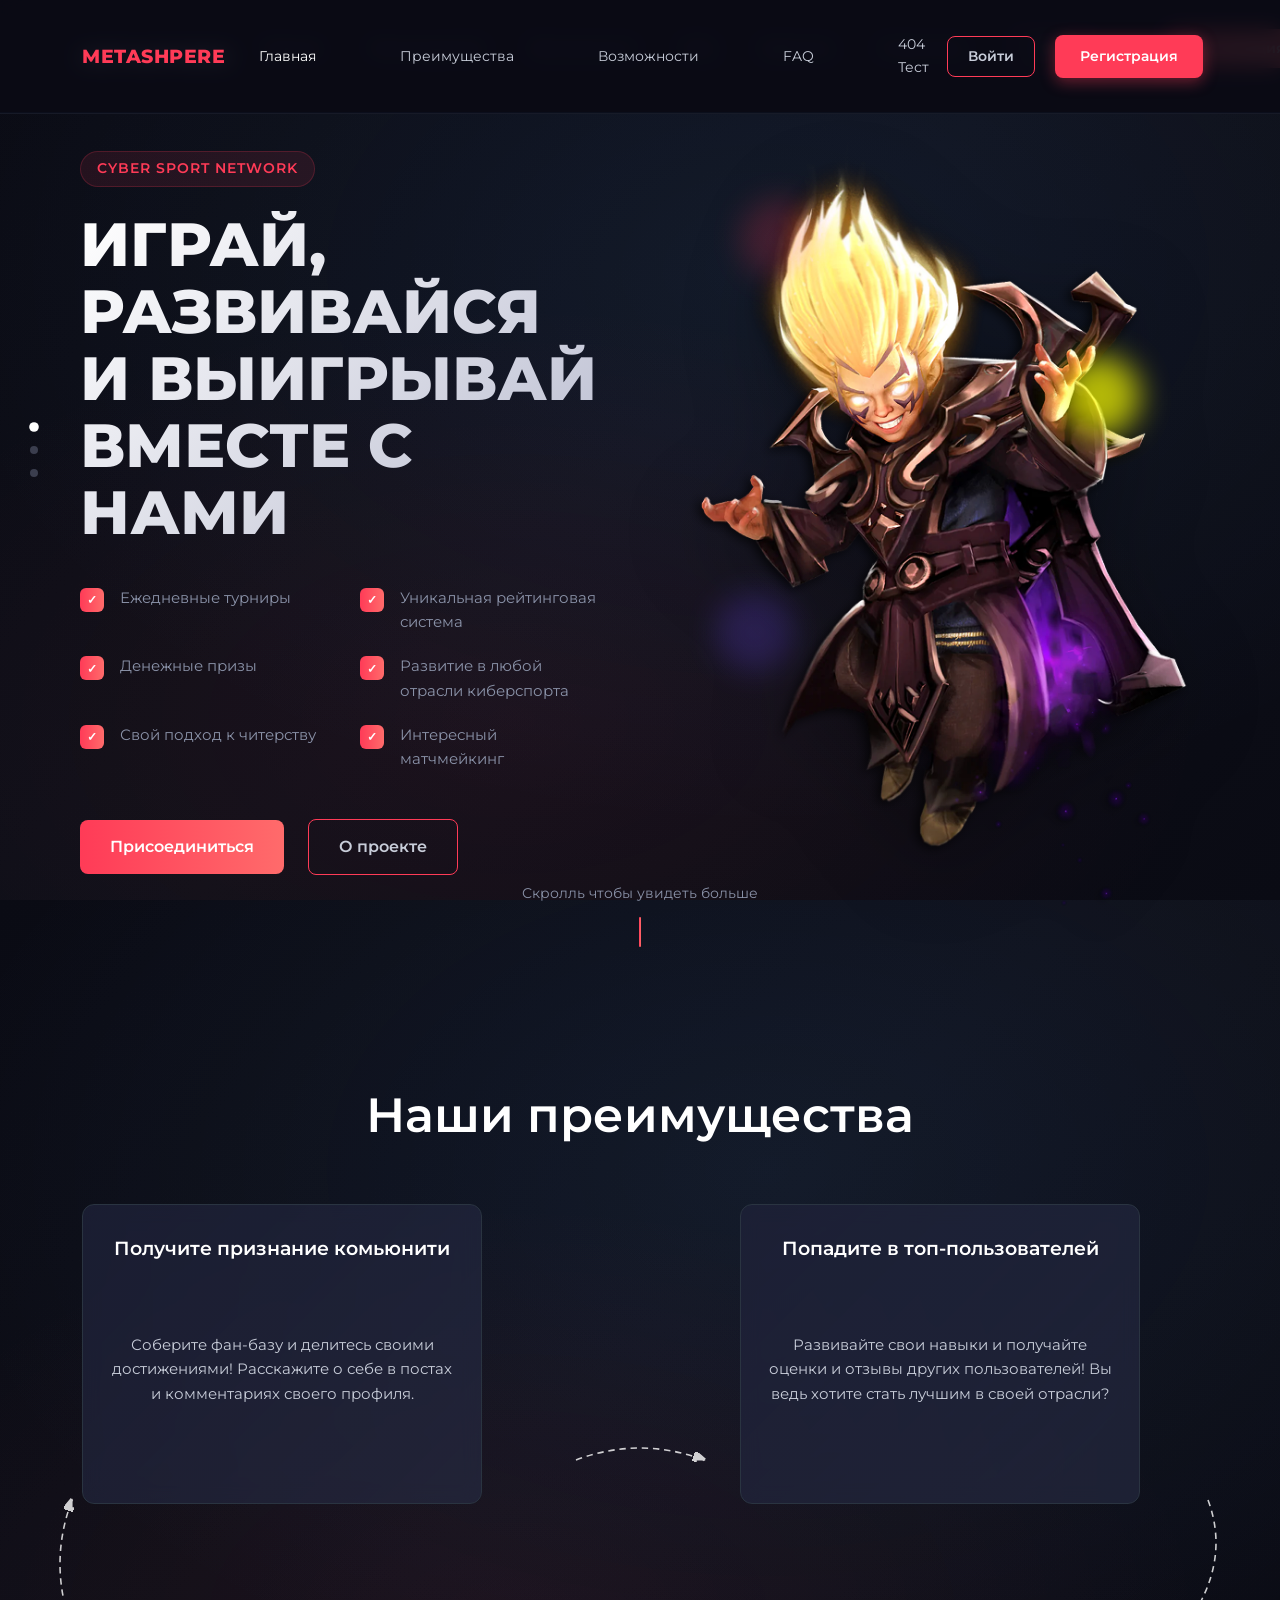
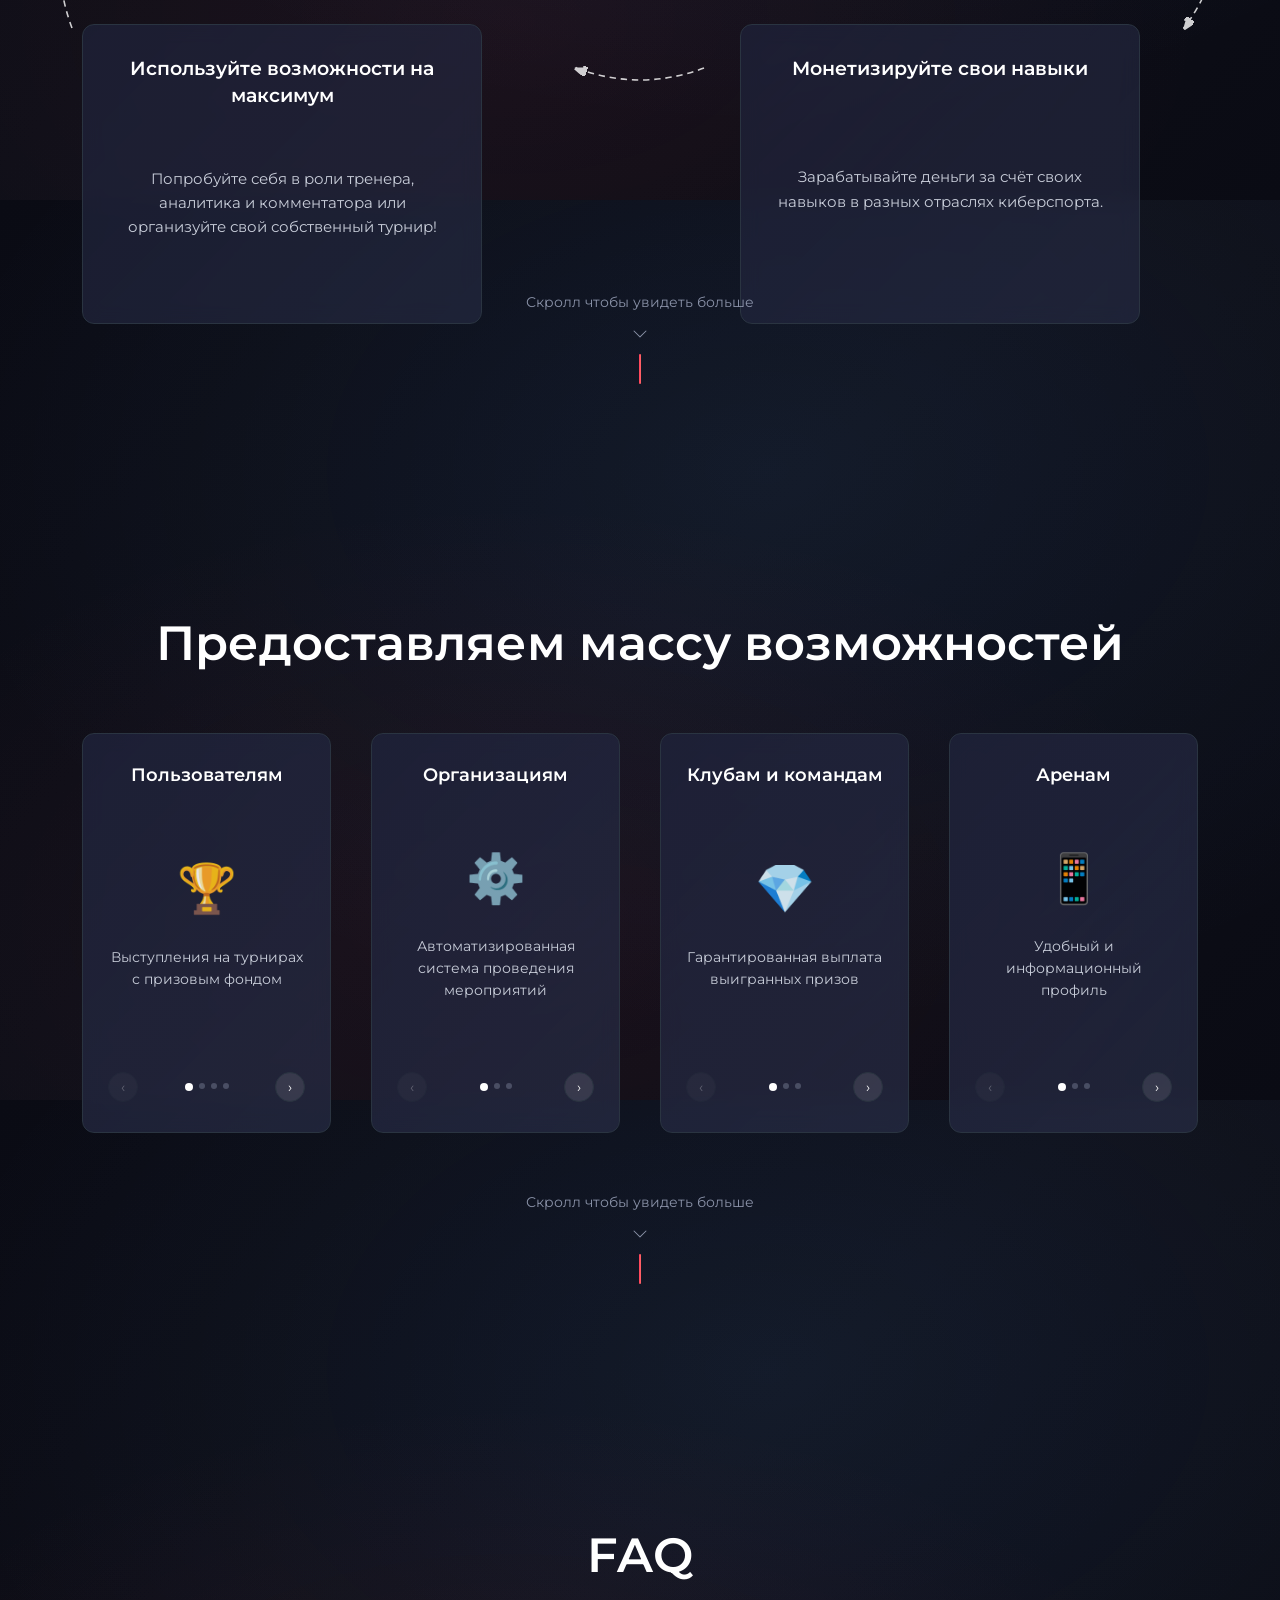
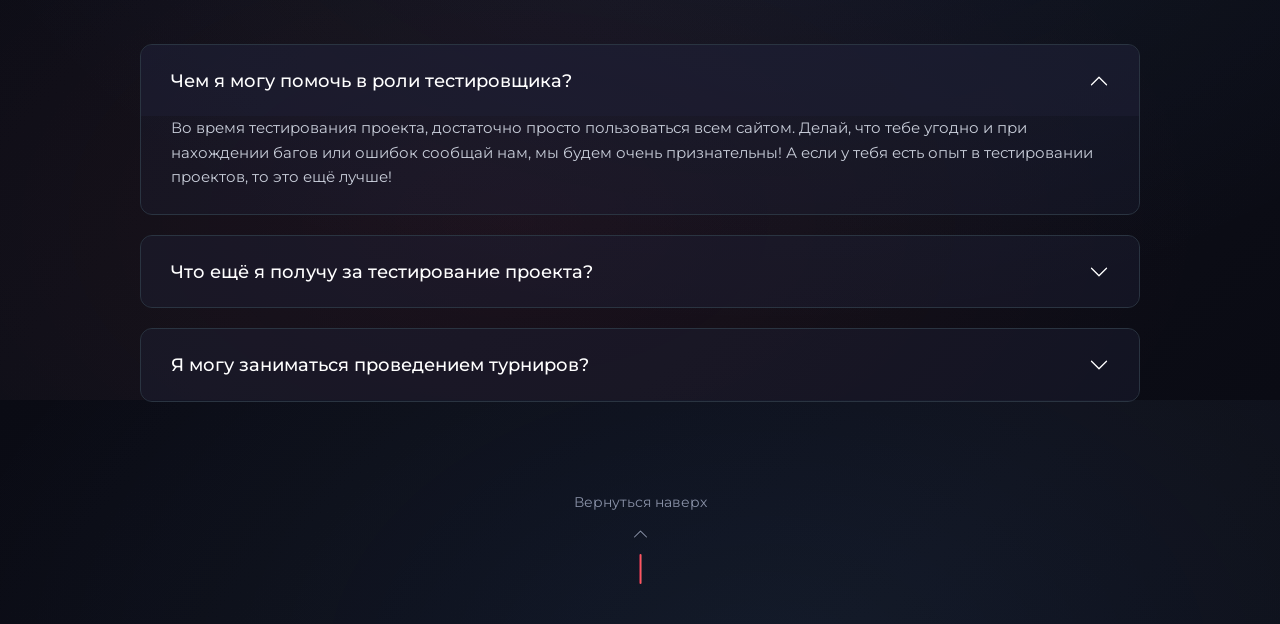
<file: index.html>
<!DOCTYPE html>
<html lang="ru">
<head>
    <meta charset="UTF-8">
    <meta name="viewport" content="width=device-width, initial-scale=1.0">
    <title>METASHPERE — Единый сайт</title>
    
    <!-- Подключаем Bootstrap 5 CSS -->
    <link href="https://cdn.jsdelivr.net/npm/bootstrap@5.3.0/dist/css/bootstrap.min.css" rel="stylesheet">
    <!-- Шрифт Montserrat -->
    <link href="https://fonts.googleapis.com/css2?family=Montserrat:wght@300;400;500;600;700&display=swap" rel="stylesheet">
    <!-- Наш CSS файл -->
    <link rel="stylesheet" href="Site_css/styleindex.css">
</head>
<body class="main-bg" id="main-body">

    <!-- Боковые точки навигации -->
    <div class="progress-dots d-none d-lg-flex">
        <div class="dot active" onclick="scrollToSection(0)"></div>
        <div class="dot" onclick="scrollToSection(1)"></div>
        <div class="dot" onclick="scrollToSection(2)"></div>
    </div>

    <!-- Декоративные элементы для страницы 404 -->
    <div class="triangle triangle-1 hidden"></div>
    <div class="triangle triangle-2 hidden"></div>
    <div class="triangle triangle-3 hidden"></div>
    <div class="triangle triangle-4 hidden"></div>
    <div class="triangle triangle-5 hidden"></div>
    <div class="circle circle-1 hidden"></div>
    <div class="circle circle-2 hidden"></div>

    <!-- Первая навигация (верхняя) -->
    <header id="top-header">
        <div class="nav-inner">
            <a href="#" class="logo">METASPHERE</a>

            <nav>
    <ul>
        <li><a href="index.html" onclick="showMainPage(); return false;">Главная</a></li>
        <li><a href="mainpage.html">Преимущества</a></li>
        <li><a href="flexible.html">Возможности</a></li>
        <li><a href="Boot.html">FAQ</a></li>
        <li><a href="#" onclick="showMainPage(); return false;">Карточки</a></li>
        <li><a href="#" onclick="showMainPage(); return false;">Статистика</a></li>
        <li><a href="#" class="btn-login">Войти</a></li>
        <li><a href="#" class="btn-reg">Регистрация</a></li>
    </ul>
</nav>
        </div>
    </header>

    <!-- ГЛАВНАЯ СТРАНИЦА С ГЕРОЕМ -->
    <main id="hero-section">
        <div class="hero">
            
            <div class="hero-text">
                <div class="subtitle">Cyber Sport Network</div>

                <h1 class="title">
                    ИГРАЙ, РАЗВИВАЙСЯ<br>
                    И ВЫИГРЫВАЙ<br>
                    ВМЕСТЕ С НАМИ
                </h1>

                <div class="features">
                    <div class="feature-item">
                        <div class="feature-icon"></div>
                        <span>Ежедневные турниры</span>
                    </div>
                    <div class="feature-item">
                        <div class="feature-icon"></div>
                        <span>Уникальная рейтинговая система</span>
                    </div>
                    <div class="feature-item">
                        <div class="feature-icon"></div>
                        <span>Денежные призы</span>
                    </div>
                    <div class="feature-item">
                        <div class="feature-icon"></div>
                        <span>Развитие в любой отрасли киберспорта</span>
                    </div>
                    <div class="feature-item">
                        <div class="feature-icon"></div>
                        <span>Свой подход к читерству</span>
                    </div>
                    <div class="feature-item">
                        <div class="feature-icon"></div>
                        <span>Интересный матчмейкинг</span>
                    </div>
                </div>

                <div class="btns">
                    <a href="#" class="btn-main">Присоединиться</a>
                    <a href="#" class="btn-outline">О проекте</a>
                </div>
            </div>

            <!-- Изображение героя -->
            <div class="hero-image">
                <div class="image-container">
                    <img src="image/image 49.png" alt="Герой" class="char">
                    
                    <div class="floating-orb orb-1"></div>
                    <div class="floating-orb orb-2"></div>
                    <div class="floating-orb orb-3"></div>
                </div>
            </div>
        </div>

        <div class="scroll-hint">Скролль чтобы увидеть больше</div>
    </main>

    <!-- Вторая навигация (фиксированная) -->
    <nav class="navbar navbar-expand-lg navbar-dark" id="fixed-nav">
        <div class="container">
            <a class="navbar-brand" href="#" onclick="showMainPage(); scrollToTop(); return false;">METASHPERE</a>
            <button class="navbar-toggler" type="button" data-bs-toggle="collapse" data-bs-target="#navbarNav">
                <span class="navbar-toggler-icon"></span>
            </button>
            <div class="collapse navbar-collapse justify-content-center" id="navbarNav">
                <ul class="navbar-nav">
                    <li class="nav-item"><a class="nav-link" href="#" onclick="scrollToHero(); return false;">Главная</a></li>
                    <li class="nav-item"><a class="nav-link" href="#advantages" onclick="scrollToSection(0); return false;">Преимущества</a></li>
                    <li class="nav-item"><a class="nav-link" href="#capabilities" onclick="scrollToSection(1); return false;">Возможности</a></li>
                    <li class="nav-item"><a class="nav-link" href="#faq" onclick="scrollToSection(2); return false;">FAQ</a></li>
                    <li class="nav-item"><a class="nav-link" href="#error404" onclick="show404Page(); return false;">404 Тест</a></li>
                </ul>
            </div>
            <div class="d-none d-lg-flex align-items-center auth-box">
                <a href="#" class="btn-login" onclick="return false;">Войти</a>
                <button class="btn-register" onclick="return false;">Регистрация</button>
            </div>
        </div>
    </nav>

    <!-- ОСНОВНОЕ СОДЕРЖАНИЕ -->
    <div id="main-page">
        <!-- Секция 1: Преимущества -->
        <section id="advantages">
            <div class="container">
                <h1 class="section-title">Наши преимущества</h1>
                
                <div class="advantages-grid">
                    <!-- Карточка 1 -->
                    <div class="advantage-card">
                        <h3>Получите признание комьюнити</h3>
                        <p>Соберите фан-базу и делитесь своими достижениями! Расскажите о себе в постах и комментариях своего профиля.</p>
                    </div>

                    <!-- Карточка 2 -->
                    <div class="advantage-card">
                        <h3>Попадите в топ-пользователей</h3>
                        <p>Развивайте свои навыки и получайте оценки и отзывы других пользователей! Вы ведь хотите стать лучшим в своей отрасли?</p>
                    </div>

                    <!-- Карточка 3 -->
                    <div class="advantage-card">
                        <h3>Используйте возможности на максимум</h3>
                        <p>Попробуйте себя в роли тренера, аналитика и комментатора или организуйте свой собственный турнир!</p>
                    </div>

                    <!-- Карточка 4 -->
                    <div class="advantage-card">
                        <h3>Монетизируйте свои навыки</h3>
                        <p>Зарабатывайте деньги за счёт своих навыков в разных отраслях киберспорта.</p>
                    </div>

                    <!-- Стрелки -->
                    <svg class="dashed-arrow arrow1" viewBox="0 0 200 100">
                        <defs>
                            <marker id="arrowhead1" markerWidth="8" markerHeight="6" refX="7" refY="3" orient="auto">
                                <polygon points="0,0 8,3 0,6" fill="white"/>
                            </marker>
                        </defs>
                        <path d="M20 50 Q100 20 180 50" marker-end="url(#arrowhead1)"/>
                    </svg>

                    <svg class="dashed-arrow arrow2" viewBox="0 0 100 200">
                        <defs>
                            <marker id="arrowhead2" markerWidth="8" markerHeight="6" refX="7" refY="3" orient="auto">
                                <polygon points="0,0 8,3 0,6" fill="white"/>
                            </marker>
                        </defs>
                        <path d="M50 20 Q80 100 20 180" marker-end="url(#arrowhead2)"/>
                    </svg>

                    <svg class="dashed-arrow arrow3" viewBox="0 0 200 100">
                        <defs>
                            <marker id="arrowhead3" markerWidth="8" markerHeight="6" refX="7" refY="3" orient="auto">
                                <polygon points="0,0 8,3 0,6" fill="white"/>
                            </marker>
                        </defs>
                        <path d="M180 50 Q100 80 20 50" marker-end="url(#arrowhead3)"/>
                    </svg>

                    <svg class="dashed-arrow arrow4" viewBox="0 0 100 200">
                        <defs>
                            <marker id="arrowhead4" markerWidth="8" markerHeight="6" refX="7" refY="3" orient="auto">
                                <polygon points="0,0 8,3 0,6" fill="white"/>
                            </marker>
                        </defs>
                        <path d="M50 180 Q20 100 50 20" marker-end="url(#arrowhead4)"/>
                    </svg>
                </div>

                <div class="scroll-hint">
                    Скролл чтобы увидеть больше
                    <svg xmlns="http://www.w3.org/2000/svg" width="16" height="16" fill="currentColor" viewBox="0 0 16 16">
                        <path fill-rule="evenodd" d="M1.646 4.646a.5.5 0 0 1 .708 0L8 10.293l5.646-5.647a.5.5 0 0 1 .708.708l-6 6a.5.5 0 0 1-.708 0l-6-6a.5.5 0 0 1 0-.708z"/>
                    </svg>
                </div>
            </div>
        </section>

        <!-- Секция 2: Возможности -->
        <section id="capabilities">
            <div class="container">
                <h1 class="section-title">Предоставляем массу возможностей</h1>

                <div class="capabilities-grid">
                    <!-- Карточка 1: Пользователям -->
                    <div class="capability-card">
                        <div class="card-header">
                            <h3 class="card-title">Пользователям</h3>
                        </div>
                        
                        <div class="card-carousel">
                            <!-- Контент 1 -->
                            <div class="card-content active">
                                <div class="card-icon users">🏆</div>
                                <p class="card-description">Выступления на турнирах с призовым фондом</p>
                            </div>
                            
                            <!-- Контент 2 -->
                            <div class="card-content">
                                <div class="card-icon users">📊</div>
                                <p class="card-description">Формула расчета навыка основанная на личных показателях</p>
                            </div>
                            
                            <!-- Контент 3 -->
                            <div class="card-content">
                                <div class="card-icon users">🎯</div>
                                <p class="card-description">Уникальные карточки профиль для пользователей</p>
                            </div>
                            
                            <!-- Контент 4 -->
                            <div class="card-content">
                                <div class="card-icon users">📢</div>
                                <p class="card-description">Публикация постов и новостей на своей странице</p>
                            </div>
                        </div>
                        
                        <div class="card-navigation">
                            <button class="card-nav-btn" onclick="prevCard(0)">‹</button>
                            <div class="card-indicators" id="indicators-0"></div>
                            <button class="card-nav-btn" onclick="nextCard(0)">›</button>
                        </div>
                    </div>

                    <!-- Карточка 2: Организациям -->
                    <div class="capability-card">
                        <div class="card-header">
                            <h3 class="card-title">Организациям</h3>
                        </div>
                        
                        <div class="card-carousel">
                            <!-- Контент 1 -->
                            <div class="card-content active">
                                <div class="card-icon org">⚙️</div>
                                <p class="card-description">Автоматизированная система проведения мероприятий</p>
                            </div>
                            
                            <!-- Контент 2 -->
                            <div class="card-content">
                                <div class="card-icon org">📈</div>
                                <p class="card-description">Огромное количество возможностей для настройки турниров</p>
                            </div>
                            
                            <!-- Контент 3 -->
                            <div class="card-content">
                                <div class="card-icon org">🖼️</div>
                                <p class="card-description">Найм пользователей из разных отраслей для проведение турниров</p>
                            </div>
                        </div>
                        
                        <div class="card-navigation">
                            <button class="card-nav-btn" onclick="prevCard(1)">‹</button>
                            <div class="card-indicators" id="indicators-1"></div>
                            <button class="card-nav-btn" onclick="nextCard(1)">›</button>
                        </div>
                    </div>

                    <!-- Карточка 3: Клубам и командам -->
                    <div class="capability-card">
                        <div class="card-header">
                            <h3 class="card-title">Клубам и командам</h3>
                        </div>
                        
                        <div class="card-carousel">
                            <!-- Контент 1 -->
                            <div class="card-content active">
                                <div class="card-icon clubs">💎</div>
                                <p class="card-description">Гарантированная выплата выигранных призов</p>
                            </div>
                            
                            <!-- Контент 2 -->
                            <div class="card-content">
                                <div class="card-icon clubs">📋</div>
                                <p class="card-description">Подписание контрактов с пользователями из разных отраслей</p>
                            </div>
                            
                            <!-- Контент 3 -->
                            <div class="card-content">
                                <div class="card-icon clubs">🎯</div>
                                <p class="card-description">Просмотр демо матчей для тренировок и разбора игры</p>
                            </div>
                        </div>
                        
                        <div class="card-navigation">
                            <button class="card-nav-btn" onclick="prevCard(2)">‹</button>
                            <div class="card-indicators" id="indicators-2"></div>
                            <button class="card-nav-btn" onclick="nextCard(2)">›</button>
                        </div>
                    </div>

                    <!-- Карточка 4: Аренам -->
                    <div class="capability-card">
                        <div class="card-header">
                            <h3 class="card-title">Аренам</h3>
                        </div>
                        
                        <div class="card-carousel">
                            <!-- Контент 1 -->
                            <div class="card-content active">
                                <div class="card-icon arena">📱</div>
                                <p class="card-description">Удобный и информационный профиль</p>
                            </div>
                            
                            <!-- Контент 2 -->
                            <div class="card-content">
                                <div class="card-icon arena">💡</div>
                                <p class="card-description">Система рекомендаций позволит привлечь новых клиентов</p>
                            </div>
                            
                            <!-- Контент 3 -->
                            <div class="card-content">
                                <div class="card-icon arena">🖥️</div>
                                <p class="card-description">Онлайн бронирование компьютеров через наш сайт</p>
                            </div>
                        </div>
                        
                        <div class="card-navigation">
                            <button class="card-nav-btn" onclick="prevCard(3)">‹</button>
                            <div class="card-indicators" id="indicators-3"></div>
                            <button class="card-nav-btn" onclick="nextCard(3)">›</button>
                        </div>
                    </div>
                </div>

                <div class="scroll-hint">
                    Скролл чтобы увидеть больше
                    <svg xmlns="http://www.w3.org/2000/svg" width="16" height="16" fill="currentColor" viewBox="0 0 16 16">
                        <path fill-rule="evenodd" d="M1.646 4.646a.5.5 0 0 1 .708 0L8 10.293l5.646-5.647a.5.5 0 0 1 .708.708l-6 6a.5.5 0 0 1-.708 0l-6-6a.5.5 0 0 1 0-.708z"/>
                    </svg>
                </div>
            </div>
        </section>

        <!-- Секция 3: FAQ -->
        <section id="faq">
            <div class="container">
                <h1 class="section-title">FAQ</h1>

                <div class="accordion" id="faqAccordion">
                    <!-- Вопрос 1 -->
                    <div class="accordion-item">
                        <h2 class="accordion-header" id="headingOne">
                            <button class="accordion-button" type="button" data-bs-toggle="collapse" data-bs-target="#collapseOne" aria-expanded="true" aria-controls="collapseOne">
                                Чем я могу помочь в роли тестировщика?
                            </button>
                        </h2>
                        <div id="collapseOne" class="accordion-collapse collapse show" aria-labelledby="headingOne" data-bs-parent="#faqAccordion">
                            <div class="accordion-body">
                                Во время тестирования проекта, достаточно просто пользоваться всем сайтом. Делай, что тебе угодно и при нахождении багов или ошибок сообщай нам, мы будем очень признательны! А если у тебя есть опыт в тестировании проектов, то это ещё лучше!
                            </div>
                        </div>
                    </div>

                    <!-- Вопрос 2 -->
                    <div class="accordion-item">
                        <h2 class="accordion-header" id="headingTwo">
                            <button class="accordion-button collapsed" type="button" data-bs-toggle="collapse" data-bs-target="#collapseTwo" aria-expanded="false" aria-controls="collapseTwo">
                                Что ещё я получу за тестирование проекта?
                            </button>
                        </h2>
                        <div id="collapseTwo" class="accordion-collapse collapse" aria-labelledby="headingTwo" data-bs-parent="#faqAccordion">
                            <div class="accordion-body">
                                За тестирование проекта отблагодарим вас на сайте или в релизных заметках.
                            </div>
                        </div>
                    </div>

                    <!-- Вопрос 3 -->
                    <div class="accordion-item">
                        <h2 class="accordion-header" id="headingThree">
                            <button class="accordion-button collapsed" type="button" data-bs-toggle="collapse" data-bs-target="#collapseThree" aria-expanded="false" aria-controls="collapseThree">
                                Я могу заниматься проведением турниров?
                            </button>
                        </h2>
                        <div id="collapseThree" class="accordion-collapse collapse" data-bs-parent="#faqAccordion">
                            <div class="accordion-body">
                                Если в проекте есть функционал турниров, то да, его тестирование будет вашей прямой задачей.
                            </div>
                        </div>
                    </div>
                </div>

                <div class="scroll-hint">
                    Вернуться наверх
                    <svg xmlns="http://www.w3.org/2000/svg" width="16" height="16" fill="currentColor" viewBox="0 0 16 16">
                        <path fill-rule="evenodd" d="M7.646 4.646a.5.5 0 0 1 .708 0l6 6a.5.5 0 0 1-.708.708L8 5.707l-5.646 5.647a.5.5 0 0 1-.708-.708l6-6z"/>
                    </svg>
                </div>
            </div>
        </section>
    </div>

    <!-- СТРАНИЦА 404 -->
    <section id="error404" class="hidden">
        <div class="error-container">
            <div class="error-hero">
                <div class="error-text">
                    <h1>404</h1>
                    <h2>Ошибка</h2>
                    <p>Страница, которую вы ищете, не существует или была перемещена.</p>
                    <a href="#" class="btn-home" onclick="showMainPage(); return false;">Перейти на главную страницу</a>
                </div>
                <div class="error-image">
                    <img src="image/image 43.png" alt="Герой" class="char">
                </div>
            </div>
        </div>
    </section>

    
    <script src="https://cdn.jsdelivr.net/npm/bootstrap@5.3.0/dist/js/bootstrap.bundle.min.js"></script>
    <script>
        // ==== ПЕРЕКЛЮЧЕНИЕ МЕЖДУ СТРАНИЦАМИ ====
        function showMainPage() {
            document.getElementById('hero-section').classList.remove('hidden');
            document.getElementById('main-page').classList.remove('hidden');
            document.getElementById('error404').classList.add('hidden');
            document.body.classList.remove('error-bg');
            document.body.classList.add('main-bg');
            
            // Показываем декор основной страницы
            document.querySelectorAll('.svg-shape').forEach(el => el.classList.remove('hidden'));
            document.querySelectorAll('.triangle, .circle').forEach(el => el.classList.add('hidden'));
            
            // Показываем верхнюю навигацию
            document.getElementById('top-header').classList.remove('hidden');
            
            // Обновляем активные пункты меню
            updateActiveSection();
            
            // Прокручиваем наверх
            window.scrollTo({ top: 0, behavior: 'smooth' });
        }

        function show404Page() {
            document.getElementById('hero-section').classList.add('hidden');
            document.getElementById('main-page').classList.add('hidden');
            document.getElementById('error404').classList.remove('hidden');
            document.body.classList.remove('main-bg');
            document.body.classList.add('error-bg');
            
            // Показываем декор страницы 404
            document.querySelectorAll('.svg-shape').forEach(el => el.classList.add('hidden'));
            document.querySelectorAll('.triangle, .circle').forEach(el => el.classList.remove('hidden'));
            
            // Скрываем верхнюю навигацию
            document.getElementById('top-header').classList.add('hidden');
            
            // Прокручиваем наверх
            window.scrollTo({ top: 0, behavior: 'smooth' });
        }

        // ==== НАВИГАЦИЯ ====
        function scrollToHero() {
            window.scrollTo({ top: 0, behavior: 'smooth' });
        }

        function scrollToTop() {
            window.scrollTo({ top: 0, behavior: 'smooth' });
        }

        // ==== КАРУСЕЛЬ В СЕКЦИИ ВОЗМОЖНОСТЕЙ ====
        const cardStates = [
            { currentIndex: 0, totalItems: 4 }, // Пользователи
            { currentIndex: 0, totalItems: 3 }, // Организации  
            { currentIndex: 0, totalItems: 3 }, // Команды и клубы
            { currentIndex: 0, totalItems: 3 }  // Арены
        ];

        function updateCard(cardIndex) {
            const cards = document.querySelectorAll('#capabilities .capability-card');
            if (!cards[cardIndex]) return;
            
            const contents = cards[cardIndex].querySelectorAll('.card-content');
            const currentIndex = cardStates[cardIndex].currentIndex;
            
            contents.forEach((content, index) => {
                content.classList.toggle('active', index === currentIndex);
            });
            
            updateIndicators(cardIndex);
            updateButtons(cardIndex);
        }

        function updateIndicators(cardIndex) {
            const indicatorsContainer = document.getElementById(`indicators-${cardIndex}`);
            if (!indicatorsContainer) return;
            
            const state = cardStates[cardIndex];
            indicatorsContainer.innerHTML = '';
            
            for (let i = 0; i < state.totalItems; i++) {
                const indicator = document.createElement('span');
                indicator.className = `card-indicator ${i === state.currentIndex ? 'active' : ''}`;
                indicator.onclick = () => {
                    cardStates[cardIndex].currentIndex = i;
                    updateCard(cardIndex);
                };
                indicatorsContainer.appendChild(indicator);
            }
        }

        function updateButtons(cardIndex) {
            const cards = document.querySelectorAll('#capabilities .capability-card');
            if (!cards[cardIndex]) return;
            
            const prevBtn = cards[cardIndex].querySelector('.card-nav-btn:first-child');
            const nextBtn = cards[cardIndex].querySelector('.card-nav-btn:last-child');
            const state = cardStates[cardIndex];
            
            if (prevBtn) prevBtn.disabled = state.currentIndex === 0;
            if (nextBtn) nextBtn.disabled = state.currentIndex === state.totalItems - 1;
        }

        function nextCard(cardIndex) {
            const state = cardStates[cardIndex];
            if (state.currentIndex < state.totalItems - 1) {
                state.currentIndex++;
                updateCard(cardIndex);
            }
        }

        function prevCard(cardIndex) {
            const state = cardStates[cardIndex];
            if (state.currentIndex > 0) {
                state.currentIndex--;
                updateCard(cardIndex);
            }
        }

        // Инициализация карточек
        window.addEventListener('load', () => {
            cardStates.forEach((_, index) => {
                updateIndicators(index);
                updateCard(index);
            });
        });

        // ==== БОКОВЫЕ ТОЧКИ НАВИГАЦИИ ====
        const sections = document.querySelectorAll('#main-page section');
        const dots = document.querySelectorAll('.dot');
        const navLinks = document.querySelectorAll('#fixed-nav .nav-link');

        function updateActiveSection() {
            // Если показывается страница 404, не обновляем навигацию
            if (document.getElementById('error404').classList.contains('hidden')) {
                let current = '';
                
                // Проверяем, видим ли мы герой-секцию
                const heroSection = document.getElementById('hero-section');
                const heroTop = heroSection.offsetTop;
                const heroHeight = heroSection.clientHeight;
                
                if (window.scrollY < heroTop + heroHeight - 100) {
                    // Мы еще в герой-секции
                    current = 'hero';
                } else {
                    // Проверяем основные секции
                    sections.forEach(section => {
                        const sectionTop = section.offsetTop;
                        const sectionHeight = section.clientHeight;
                        
                        if (window.scrollY >= (sectionTop - 300)) {
                            current = section.getAttribute('id');
                        }
                    });
                }

                // Обновляем точки
                dots.forEach(dot => {
                    dot.classList.remove('active');
                });
                
                if (current === 'hero') {
                    dots[0].classList.add('active');
                    updateNavLink('hero');
                } else if (current === 'advantages') {
                    dots[0].classList.add('active');
                    updateNavLink(0);
                } else if (current === 'capabilities') {
                    dots[1].classList.add('active');
                    updateNavLink(1);
                } else if (current === 'faq') {
                    dots[2].classList.add('active');
                    updateNavLink(2);
                }
            }
        }

        function updateNavLink(index) {
            navLinks.forEach(link => link.classList.remove('active'));
            
            if (index === 'hero') {
                // Активируем ссылку на главную
                navLinks[0].classList.add('active');
            } else if (index < 3) {
                navLinks[index + 1].classList.add('active'); // +1 потому что первая ссылка - главная
            }
        }

        function scrollToSection(index) {
            if (index === 0) {
                window.scrollTo({ top: sections[0].offsetTop, behavior: 'smooth' });
            } else if (index === 1) {
                window.scrollTo({ top: sections[1].offsetTop, behavior: 'smooth' });
            } else if (index === 2) {
                window.scrollTo({ top: sections[2].offsetTop, behavior: 'smooth' });
            }
        }

        // Назначаем клики по точкам
        dots.forEach((dot, index) => {
            dot.addEventListener('click', () => {
                if (index === 0) {
                    // Первая точка ведет или к герою или к преимуществам
                    if (window.scrollY < 100) {
                        scrollToSection(0);
                    } else {
                        const heroSection = document.getElementById('hero-section');
                        const heroTop = heroSection.offsetTop;
                        if (window.scrollY > heroTop + 500) {
                            scrollToSection(0);
                        } else {
                            scrollToHero();
                        }
                    }
                } else {
                    scrollToSection(index - 1);
                }
            });
        });

        // Обновляем активную секцию при скролле
        window.addEventListener('scroll', updateActiveSection);
        window.addEventListener('load', updateActiveSection);

        // Клик по подсказке скролла в FAQ для возврата наверх
        document.querySelectorAll('.scroll-hint').forEach((hint, index) => {
            if (index === 2) { // Последняя подсказка (в FAQ)
                hint.style.cursor = 'pointer';
                hint.addEventListener('click', () => {
                    scrollToHero();
                });
            }
        });

        // Проверяем URL на наличие параметра для показа страницы 404
        window.addEventListener('load', () => {
            const urlParams = new URLSearchParams(window.location.search);
            if (urlParams.get('page') === '404') {
                show404Page();
            }
        });

        // ==== МОДАЛЬНЫЕ ОКНА ВХОДА И РЕГИСТРАЦИИ ====
        // Создаем модальные окна динамически
        function createAuthModals() {
            const modalHTML = `
            <!-- Модальное окно входа -->
            <div class="modal fade" id="loginModal" tabindex="-1" aria-labelledby="loginModalLabel" aria-hidden="true">
                <div class="modal-dialog modal-dialog-centered">
                    <div class="modal-content auth-modal">
                        <div class="modal-header">
                            <h5 class="modal-title" id="loginModalLabel">Вход в METASPHERE</h5>
                            <button type="button" class="btn-close" data-bs-dismiss="modal" aria-label="Close"></button>
                        </div>
                        <div class="modal-body">
                            <form id="loginForm">
                                <div class="mb-3">
                                    <label for="loginEmail" class="form-label">Email или имя пользователя</label>
                                    <input type="text" class="form-control auth-input" id="loginEmail" placeholder="Введите ваш email или имя" required>
                                </div>
                                <div class="mb-3">
                                    <label for="loginPassword" class="form-label">Пароль</label>
                                    <input type="password" class="form-control auth-input" id="loginPassword" placeholder="Введите пароль" required>
                                    <div class="form-text text-end">
                                        <a href="#" class="forgot-password">Забыли пароль?</a>
                                    </div>
                                </div>
                                <div class="mb-3 form-check">
                                    <input type="checkbox" class="form-check-input" id="rememberMe">
                                    <label class="form-check-label" for="rememberMe">Запомнить меня</label>
                                </div>
                                <button type="submit" class="btn btn-primary w-100 auth-submit-btn">Войти</button>
                            </form>
                            <div class="text-center mt-3">
                                <p class="mb-0">Нет аккаунта? <a href="#" class="switch-to-register" data-bs-dismiss="modal">Зарегистрироваться</a></p>
                            </div>
                        </div>
                    </div>
                </div>
            </div>

            <!-- Модальное окно регистрации -->
            <div class="modal fade" id="registerModal" tabindex="-1" aria-labelledby="registerModalLabel" aria-hidden="true">
                <div class="modal-dialog modal-dialog-centered">
                    <div class="modal-content auth-modal">
                        <div class="modal-header">
                            <h5 class="modal-title" id="registerModalLabel">Регистрация в METASPHERE</h5>
                            <button type="button" class="btn-close" data-bs-dismiss="modal" aria-label="Close"></button>
                        </div>
                        <div class="modal-body">
                            <form id="registerForm">
                                <div class="row">
                                    <div class="col-md-6 mb-3">
                                        <label for="firstName" class="form-label">Имя</label>
                                        <input type="text" class="form-control auth-input" id="firstName" placeholder="Введите имя" required>
                                    </div>
                                    <div class="col-md-6 mb-3">
                                        <label for="lastName" class="form-label">Фамилия</label>
                                        <input type="text" class="form-control auth-input" id="lastName" placeholder="Введите фамилию" required>
                                    </div>
                                </div>
                                <div class="mb-3">
                                    <label for="username" class="form-label">Имя пользователя</label>
                                    <input type="text" class="form-control auth-input" id="username" placeholder="Придумайте имя пользователя" required>
                                </div>
                                <div class="mb-3">
                                    <label for="registerEmail" class="form-label">Email</label>
                                    <input type="email" class="form-control auth-input" id="registerEmail" placeholder="Введите ваш email" required>
                                </div>
                                <div class="mb-3">
                                    <label for="registerPassword" class="form-label">Пароль</label>
                                    <input type="password" class="form-control auth-input" id="registerPassword" placeholder="Придумайте пароль" required>
                                    <div class="form-text">Минимум 8 символов</div>
                                </div>
                                <div class="mb-3">
                                    <label for="confirmPassword" class="form-label">Подтвердите пароль</label>
                                    <input type="password" class="form-control auth-input" id="confirmPassword" placeholder="Повторите пароль" required>
                                </div>
                                <div class="mb-3 form-check">
                                    <input type="checkbox" class="form-check-input" id="acceptTerms" required>
                                    <label class="form-check-label" for="acceptTerms">
                                        Я принимаю <a href="#" class="terms-link">условия использования</a> и <a href="#" class="terms-link">политику конфиденциальности</a>
                                    </label>
                                </div>
                                <button type="submit" class="btn btn-primary w-100 auth-submit-btn">Зарегистрироваться</button>
                            </form>
                            <div class="text-center mt-3">
                                <p class="mb-0">Уже есть аккаунт? <a href="#" class="switch-to-login" data-bs-dismiss="modal">Войти</a></p>
                            </div>
                        </div>
                    </div>
                </div>
            </div>
            `;
            
            document.body.insertAdjacentHTML('beforeend', modalHTML);
        }

        // Уведомления
        function showNotification(title, message, type = 'success') {
            // Удаляем старое уведомление
            const oldNotification = document.querySelector('.auth-notification');
            if (oldNotification) oldNotification.remove();
            
            const notification = document.createElement('div');
            notification.className = `auth-notification notification-${type}`;
            notification.innerHTML = `
                <div class="notification-title">${title}</div>
                <div class="notification-message">${message}</div>
            `;
            
            document.body.appendChild(notification);
            
            // Показываем уведомление
            setTimeout(() => {
                notification.classList.add('show');
            }, 10);
            
            // Скрываем через 5 секунд
            setTimeout(() => {
                notification.classList.remove('show');
                setTimeout(() => {
                    if (notification.parentNode) {
                        notification.remove();
                    }
                }, 500);
            }, 5000);
        }

        // Обработка формы входа
        function handleLogin(event) {
            event.preventDefault();
            
            const email = document.getElementById('loginEmail').value;
            const password = document.getElementById('loginPassword').value;
            
            // Валидация
            if (!email || !password) {
                showNotification('Ошибка', 'Заполните все поля', 'error');
                return;
            }
            
            // Здесь будет реальная логика авторизации
            // Для демо просто показываем успешное сообщение
            showNotification('Успешный вход', 'Добро пожаловать в METASPHERE!');
            
            // Закрываем модальное окно
            const loginModal = bootstrap.Modal.getInstance(document.getElementById('loginModal'));
            loginModal.hide();
            
            // Обновляем кнопку входа на кнопку профиля
            updateAuthButton('Выйти');
            
            // Очищаем форму
            document.getElementById('loginForm').reset();
        }

        // Обработка формы регистрации
        function handleRegister(event) {
            event.preventDefault();
            
            const firstName = document.getElementById('firstName').value;
            const lastName = document.getElementById('lastName').value;
            const username = document.getElementById('username').value;
            const email = document.getElementById('registerEmail').value;
            const password = document.getElementById('registerPassword').value;
            const confirmPassword = document.getElementById('confirmPassword').value;
            
            // Валидация
            if (!firstName || !lastName || !username || !email || !password || !confirmPassword) {
                showNotification('Ошибка', 'Заполните все поля', 'error');
                return;
            }
            
            if (password !== confirmPassword) {
                showNotification('Ошибка', 'Пароли не совпадают', 'error');
                return;
            }
            
            if (password.length < 8) {
                showNotification('Ошибка', 'Пароль должен быть минимум 8 символов', 'error');
                return;
            }
            
            if (!document.getElementById('acceptTerms').checked) {
                showNotification('Ошибка', 'Примите условия использования', 'error');
                return;
            }
            
            // Здесь будет реальная логика регистрации
            // Для демо просто показываем успешное сообщение
            showNotification('Регистрация успешна', `Добро пожаловать, ${firstName}! На ваш email отправлено письмо для подтверждения.`);
            
            // Закрываем модальное окно
            const registerModal = bootstrap.Modal.getInstance(document.getElementById('registerModal'));
            registerModal.hide();
            
            // Переключаем на форму входа
            setTimeout(() => {
                const loginModal = new bootstrap.Modal(document.getElementById('loginModal'));
                loginModal.show();
            }, 1000);
            
            // Очищаем форму
            document.getElementById('registerForm').reset();
        }

        // Обновление кнопки авторизации
        function updateAuthButton(text) {
            // Обновляем все кнопки входа
            document.querySelectorAll('.btn-login').forEach(btn => {
                btn.textContent = text;
                if (text === 'Выйти') {
                    btn.onclick = handleLogout;
                } else {
                    btn.onclick = (e) => {
                        e.preventDefault();
                        const loginModal = new bootstrap.Modal(document.getElementById('loginModal'));
                        loginModal.show();
                    };
                }
            });
        }

        // Выход из системы
        function handleLogout() {
            // Здесь будет реальная логика выхода
            showNotification('Выход', 'Вы успешно вышли из системы');
            updateAuthButton('Войти');
            return false;
        }

        // Переключение между модальными окнами
        function setupModalSwitchers() {
            // Из регистрации ко входу
            document.querySelectorAll('.switch-to-login').forEach(link => {
                link.addEventListener('click', (e) => {
                    e.preventDefault();
                    const loginModal = new bootstrap.Modal(document.getElementById('loginModal'));
                    loginModal.show();
                });
            });
            
            // Из входа к регистрации
            document.querySelectorAll('.switch-to-register').forEach(link => {
                link.addEventListener('click', (e) => {
                    e.preventDefault();
                    const registerModal = new bootstrap.Modal(document.getElementById('registerModal'));
                    registerModal.show();
                });
            });
        }

        // Инициализация системы авторизации
        function initAuthSystem() {
            // Создаем модальные окна
            createAuthModals();
            
            // Назначаем обработчики кнопкам входа (верхняя навигация)
            document.querySelectorAll('#top-header .btn-login').forEach(btn => {
                btn.addEventListener('click', (e) => {
                    e.preventDefault();
                    const loginModal = new bootstrap.Modal(document.getElementById('loginModal'));
                    loginModal.show();
                });
            });
            
            // Назначаем обработчики кнопкам регистрации (верхняя навигация)
            document.querySelectorAll('#top-header .btn-reg').forEach(btn => {
                btn.addEventListener('click', (e) => {
                    e.preventDefault();
                    const registerModal = new bootstrap.Modal(document.getElementById('registerModal'));
                    registerModal.show();
                });
            });
            
            // Назначаем обработчики кнопкам входа (фиксированная навигация)
            document.querySelectorAll('#fixed-nav .btn-login').forEach(btn => {
                btn.addEventListener('click', (e) => {
                    e.preventDefault();
                    const loginModal = new bootstrap.Modal(document.getElementById('loginModal'));
                    loginModal.show();
                });
            });
            
            // Назначаем обработчики кнопкам регистрации (фиксированная навигация)
            document.querySelectorAll('#fixed-nav .btn-register').forEach(btn => {
                btn.addEventListener('click', (e) => {
                    e.preventDefault();
                    const registerModal = new bootstrap.Modal(document.getElementById('registerModal'));
                    registerModal.show();
                });
            });
            
            // Назначаем обработчики кнопкам на главной странице
            document.querySelectorAll('.btn-main, .btn-outline').forEach(btn => {
                btn.addEventListener('click', (e) => {
                    e.preventDefault();
                    const registerModal = new bootstrap.Modal(document.getElementById('registerModal'));
                    registerModal.show();
                });
            });
            
            // Назначаем обработчики форм
            document.addEventListener('submit', (e) => {
                if (e.target.id === 'loginForm') {
                    handleLogin(e);
                } else if (e.target.id === 'registerForm') {
                    handleRegister(e);
                }
            });
            
            // Настраиваем переключение между модалками
            setupModalSwitchers();
            
            // Инициализируем восстановление пароля (демо)
            document.addEventListener('click', (e) => {
                if (e.target.classList.contains('forgot-password')) {
                    e.preventDefault();
                    showNotification('Восстановление пароля', 'На ваш email отправлена инструкция по восстановлению пароля');
                }
            });
        }

        // Запускаем систему авторизации после загрузки страницы
        document.addEventListener('DOMContentLoaded', initAuthSystem);
    </script>
</body>
</html>
</file>
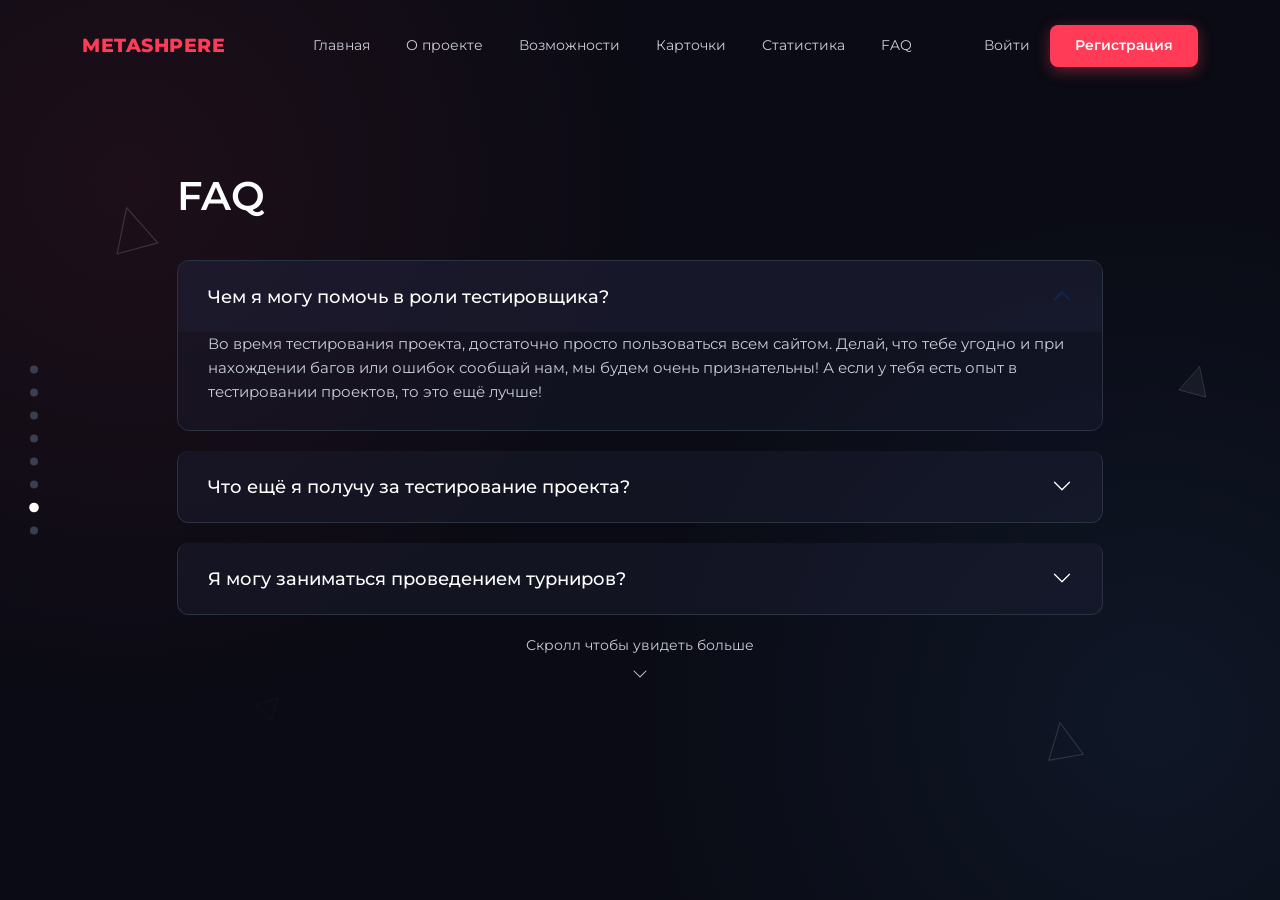
<file: Boot.html>
<!DOCTYPE html>
<html lang="ru">
<head>
    <meta charset="UTF-8">
    <meta name="viewport" content="width=device-width, initial-scale=1.0">
    <title>METASHPERE — FAQ</title>
    
    <!-- Подключаем Bootstrap 5 CSS -->
    <link href="https://cdn.jsdelivr.net/npm/bootstrap@5.3.0/dist/css/bootstrap.min.css" rel="stylesheet">
    <!-- Шрифт Montserrat -->
    <link href="https://fonts.googleapis.com/css2?family=Montserrat:wght@300;400;500;600;700&display=swap" rel="stylesheet">
    <!-- jQuery -->
    <script src="https://code.jquery.com/jquery-3.6.4.min.js"></script>
    
    
    
    <style>
        :root {
            --bg-dark: #0a0b14;
            --accent: #ff3b57;
            --white: #ffffff;
            --text-muted: #c8cdd9;
            --border-color: #2a3441;
        }

        body {
            font-family: 'Montserrat', sans-serif;
            background-color: var(--bg-dark);
            background-image: 
                radial-gradient(circle at 10% 20%, rgba(255, 59, 87, 0.08) 0%, transparent 40%),
                radial-gradient(circle at 90% 80%, rgba(74, 158, 255, 0.08) 0%, transparent 40%);
            color: var(--white);
            min-height: 100vh;
            overflow-x: hidden;
            position: relative;
        }

        .navbar {
            padding-top: 25px;
            padding-bottom: 25px;
        }

        .navbar-brand {
            font-weight: 800;
            color: var(--accent) !important;
            font-size: 1.2rem;
            letter-spacing: 0.5px;
        }

        .nav-link {
            color: var(--text-muted) !important;
            font-size: 0.9rem;
            margin: 0 10px;
            transition: color 0.3s;
        }

        .nav-link:hover {
            color: var(--white) !important;
        }

        .btn-login {
            color: var(--text-muted);
            text-decoration: none;
            margin-right: 20px;
            font-size: 0.9rem;
        }
        .btn-login:hover { color: var(--white); }

        .btn-register {
            background-color: var(--accent);
            color: white;
            border: none;
            padding: 10px 25px;
            border-radius: 8px;
            font-weight: 600;
            font-size: 0.9rem;
            box-shadow: 0 4px 15px rgba(255, 59, 87, 0.4);
            transition: transform 0.2s;
        }

        .btn-register:hover {
            transform: translateY(-2px);
            color: white;
        }

        .progress-dots {
            position: fixed;
            left: 30px;
            top: 50%;
            transform: translateY(-50%);
            display: flex;
            flex-direction: column;
            gap: 15px;
            z-index: 100;
        }

        .dot {
            width: 8px;
            height: 8px;
            background-color: #3b3e4e;
            border-radius: 50%;
            cursor: pointer;
        }

        .dot.active {
            background-color: var(--white);
            transform: scale(1.2);
        }

        .main-section {
            padding-top: 80px;
            min-height: 70vh;
            display: flex;
            flex-direction: column;
        }

        h1 {
            font-weight: 600;
            margin-bottom: 40px;
            font-size: 2.5rem;
        }

        .accordion-item {
            background-color: transparent;
            border: 1px solid var(--border-color);
            border-radius: 12px !important;
            margin-bottom: 20px;
            overflow: hidden;
            transition: border-color 0.3s;
        }

        .accordion-item:hover {
            border-color: #4a5166;
        }

        .accordion-button {
            background-color: rgba(30, 33, 56, 0.4); 
            color: var(--white);
            border: none;
            box-shadow: none !important;
            padding: 25px 30px;
            font-size: 1.1rem;
            font-weight: 500;
        }

        .accordion-button:not(.collapsed) {
            background-color: rgba(30, 33, 56, 0.6);
            color: var(--white);
        }

        .accordion-button::after {
            background-image: url("data:image/svg+xml,%3csvg xmlns='http://www.w3.org/2000/svg' viewBox='0 0 16 16' fill='%23ffffff'%3e%3cpath fill-rule='evenodd' d='M1.646 4.646a.5.5 0 0 1 .708 0L8 10.293l5.646-5.647a.5.5 0 0 1 .708.708l-6 6a.5.5 0 0 1-.708 0l-6-6a.5.5 0 0 1 0-.708z'/%3e%3c/svg%3e");
            transition: transform 0.3s;
        }

        .accordion-body {
            color: var(--text-muted);
            background-color: rgba(30, 33, 56, 0.3);
            padding: 0 30px 25px 30px;
            font-size: 0.95rem;
            line-height: 1.6;
        }

        .shape {
            position: absolute;
            opacity: 0.6;
            z-index: -1;
            pointer-events: none;
        }

        .svg-shape {
            position: absolute;
            fill: none;
            stroke: rgba(255,255,255,0.15);
            stroke-width: 2;
        }

        .deco-1 { top: 22%; left: 8%; width: 60px; transform: rotate(-15deg); }
        .deco-2 { top: 40%; right: 5%; width: 40px; transform: rotate(15deg); fill: rgba(255,255,255,0.05); }
        .deco-3 { bottom: 15%; right: 15%; width: 50px; transform: rotate(-10deg); }
        .deco-4 { bottom: 20%; left: 20%; width: 30px; transform: rotate(45deg); opacity: 0.3; }

        .scroll-hint {
            text-align: center;
            margin-top: auto;
            padding-bottom: 40px;
            color: var(--text-muted);
            font-size: 0.9rem;
            display: flex;
            flex-direction: column;
            align-items: center;
            gap: 10px;
        }

        /* СТИЛИ ДЛЯ ФОРМЫ ВХОДА  */
        .login-modal {
            position: fixed;
            top: 0;
            left: 0;
            width: 100%;
            height: 100%;
            background: rgba(10, 11, 20, 0.95);
            display: none;
            justify-content: center;
            align-items: center;
            z-index: 9999;
            animation: fadeIn 0.3s ease;
        }

        .login-modal.active {
            display: flex;
        }

        @keyframes fadeIn {
            from { opacity: 0; }
            to { opacity: 1; }
        }

        .login-box {
            background: rgba(30, 33, 56, 0.9);
            border: 1px solid var(--border-color);
            border-radius: 20px;
            padding: 40px;
            width: 90%;
            max-width: 400px;
            box-shadow: 0 20px 40px rgba(0, 0, 0, 0.3);
            transform: translateY(20px);
            animation: slideUp 0.4s ease 0.1s forwards;
        }

        @keyframes slideUp {
            to { transform: translateY(0); }
        }

        .login-header {
            text-align: center;
            margin-bottom: 30px;
        }

        .login-header h3 {
            color: var(--white);
            font-weight: 600;
            margin-bottom: 10px;
        }

        .login-header p {
            color: var(--text-muted);
            font-size: 0.9rem;
        }

        .form-group {
            margin-bottom: 25px;
            position: relative;
        }

        .form-group label {
            display: block;
            color: var(--text-muted);
            margin-bottom: 8px;
            font-size: 0.9rem;
            font-weight: 500;
        }

        .form-control {
            background: rgba(42, 52, 65, 0.5);
            border: 1px solid var(--border-color);
            border-radius: 10px;
            color: var(--white);
            padding: 14px 20px;
            width: 100%;
            font-family: 'Montserrat', sans-serif;
            transition: all 0.3s;
        }

        .form-control:focus {
            outline: none;
            border-color: var(--accent);
            box-shadow: 0 0 0 3px rgba(255, 59, 87, 0.2);
        }

        .login-btn {
            background: var(--accent);
            color: white;
            border: none;
            border-radius: 10px;
            padding: 16px;
            width: 100%;
            font-weight: 600;
            font-size: 1rem;
            cursor: pointer;
            transition: all 0.3s;
            margin-top: 10px;
        }

        .login-btn:hover {
            background: #ff2a4a;
            transform: translateY(-2px);
            box-shadow: 0 6px 20px rgba(255, 59, 87, 0.4);
        }

        .login-footer {
            text-align: center;
            margin-top: 25px;
            color: var(--text-muted);
            font-size: 0.85rem;
        }

        .login-footer a {
            color: var(--accent);
            text-decoration: none;
            margin-left: 5px;
        }

        .login-footer a:hover {
            text-decoration: underline;
        }

        .close-login {
            position: absolute;
            top: 20px;
            right: 20px;
            color: var(--text-muted);
            background: none;
            border: none;
            font-size: 24px;
            cursor: pointer;
            transition: color 0.3s;
            z-index: 10;
        }

        .close-login:hover {
            color: var(--white);
        }

        /* Эффект при неправильном вводе */
        .form-control.error {
            border-color: #ff4757;
            animation: shake 0.5s;
        }

        @keyframes shake {
            0%, 100% { transform: translateX(0); }
            10%, 30%, 50%, 70%, 90% { transform: translateX(-5px); }
            20%, 40%, 60%, 80% { transform: translateX(5px); }
        }

        /* Сообщение об ошибке */
        .error-message {
            color: #ff4757;
            font-size: 0.8rem;
            margin-top: 5px;
            display: none;
        }

        /* Адаптивность для формы */
        @media (max-width: 991px) {
            .navbar-collapse {
                background: #151725;
                padding: 20px;
                border-radius: 10px;
                margin-top: 10px;
                border: 1px solid var(--border-color);
            }
            .progress-dots { display: none; }
            .auth-box { margin-top: 20px; }
            h1 { font-size: 2rem; }
            .login-box {
                padding: 30px 25px;
                width: 95%;
            }
        }
    </style>
</head>
<body>

    <div class="progress-dots d-none d-lg-flex">
        <div class="dot"></div>
        <div class="dot"></div>
        <div class="dot"></div>
        <div class="dot"></div>
        <div class="dot"></div>
        <div class="dot"></div>
        <div class="dot active"></div>
        <div class="dot"></div>
    </div>

    <svg class="svg-shape deco-1" viewBox="0 0 100 100"><path d="M50 15 L85 85 L15 85 Z" /></svg>
    <svg class="svg-shape deco-2" viewBox="0 0 100 100"><path d="M50 15 L85 85 L15 85 Z" /></svg>
    <svg class="svg-shape deco-3" viewBox="0 0 100 100"><path d="M50 15 L85 85 L15 85 Z" /></svg>
    <svg class="svg-shape deco-4" viewBox="0 0 100 100"><path d="M50 15 L85 85 L15 85 Z" /></svg>

    <nav class="navbar navbar-expand-lg navbar-dark">
        <div class="container">
            <a class="navbar-brand" href="#">METASHPERE</a>
            <button class="navbar-toggler" type="button" data-bs-toggle="collapse" data-bs-target="#navbarNav">
                <span class="navbar-toggler-icon"></span>
            </button>
            <div class="collapse navbar-collapse justify-content-center" id="navbarNav">
                <ul class="navbar-nav">
                    <li class="nav-item"><a class="nav-link" href="#">Главная</a></li>
                    <li class="nav-item"><a class="nav-link" href="#">О проекте</a></li>
                    <li class="nav-item"><a class="nav-link" href="#">Возможности</a></li>
                    <li class="nav-item"><a class="nav-link" href="#">Карточки</a></li>
                    <li class="nav-item"><a class="nav-link" href="#">Статистика</a></li>
                    <li class="nav-item"><a class="nav-link" href="#">FAQ</a></li>
                </ul>
            </div>
            <div class="d-none d-lg-flex align-items-center auth-box">
                <a href="#" class="btn-login" id="openLogin">Войти</a>
                <button class="btn-register">Регистрация</button>
            </div>
        </div>
    </nav>

    <!--  окно входа -->
    <div class="login-modal" id="loginModal">
        <div class="login-box">
            <button class="close-login" id="closeLogin">&times;</button>
            <div class="login-header">
                <h3>Вход в METASHPERE</h3>
                <p>Войдите в свой аккаунт для доступа ко всем возможностям</p>
            </div>
            <form id="loginForm">
                <div class="form-group">
                    <label for="email">Электронная почта</label>
                    <input type="email" id="email" class="form-control" placeholder="your@email.com" required>
                    <div class="error-message" id="emailError">Пожалуйста, введите корректный email</div>
                </div>
                <div class="form-group">
                    <label for="password">Пароль</label>
                    <input type="password" id="password" class="form-control" placeholder="••••••••" required>
                    <div class="error-message" id="passwordError">Пароль должен содержать минимум 6 символов</div>
                </div>
                <button type="submit" class="login-btn">Войти</button>
            </form>
            <div class="login-footer">
                Нет аккаунта? <a href="#" id="goToRegister">Зарегистрироваться</a><br>
                <a href="#" style="margin-top: 10px; display: inline-block;">Забыли пароль?</a>
            </div>
        </div>
    </div>

    <div class="container main-section">
        <div class="row">
            <div class="col-12 col-lg-10 mx-auto">
                <h1>FAQ</h1>

                <div class="accordion" id="faqAccordion">
                    <div class="accordion-item">
                        <h2 class="accordion-header" id="headingOne">
                            <button class="accordion-button" type="button" data-bs-toggle="collapse" data-bs-target="#collapseOne" aria-expanded="true" aria-controls="collapseOne">
                                Чем я могу помочь в роли тестировщика?
                            </button>
                        </h2>
                        <div id="collapseOne" class="accordion-collapse collapse show"  data-bs-parent="#faqAccordion">
                            <div class="accordion-body">
                                Во время тестирования проекта, достаточно просто пользоваться всем сайтом. Делай, что тебе угодно и при нахождении багов или ошибок сообщай нам, мы будем очень признательны! А если у тебя есть опыт в тестировании проектов, то это ещё лучше!
                            </div>
                        </div>
                    </div>

                    <div class="accordion-item">
                        <h2 class="accordion-header" id="headingTwo">
                            <button class="accordion-button collapsed" type="button" data-bs-toggle="collapse" data-bs-target="#collapseTwo" aria-expanded="false" aria-controls="collapseTwo">
                                Что ещё я получу за тестирование проекта?
                            </button>
                        </h2>
                        <div id="collapseTwo" class="accordion-collapse collapse"  data-bs-parent="#faqAccordion">
                            <div class="accordion-body">
                                За тестирование проекта отблагодарим вас на сайте или в релизных заметках.
                            </div>
                        </div>
                    </div>

                    <div class="accordion-item">
                        <h2 class="accordion-header" id="headingThree">
                            <button class="accordion-button collapsed" type="button" data-bs-toggle="collapse" data-bs-target="#collapseThree" aria-expanded="false" aria-controls="collapseThree">
                                Я могу заниматься проведением турниров?
                            </button>
                        </h2>
                        <div id="collapseThree" class="accordion-collapse collapse"  data-bs-parent="#faqAccordion">
                            <div class="accordion-body">
                                Если в проекте есть функционал турниров, то да, его тестирование будет вашей прямой задачей.
                            </div>
                        </div>
                    </div>
                </div>

            </div>
        </div>
        
        <div class="scroll-hint">
            Скролл чтобы увидеть больше
            <svg xmlns="http://www.w3.org/2000/svg" width="16" height="16" fill="currentColor" class="bi bi-chevron-down" viewBox="0 0 16 16">
                <path fill-rule="evenodd" d="M1.646 4.646a.5.5 0 0 1 .708 0L8 10.293l5.646-5.647a.5.5 0 0 1 .708.708l-6 6a.5.5 0 0 1-.708 0l-6-6a.5.5 0 0 1 0-.708z"/>
            </svg>
        </div>
    </div>

    <!-- jQuery скрипт для входа -->
    <script>
        $(document).ready(function() {
            // Открытие формы
            $('#openLogin').on('click', function(e) {
                e.preventDefault();
                $('#loginModal').addClass('active');
                $('body').css('overflow', 'hidden'); // Блокируем скролл
            });

            // Закрытие 
            $('#closeLogin').on('click', function() {
                $('#loginModal').removeClass('active');
                $('body').css('overflow', 'auto');
                resetForm();
            });

            // Закрытие при клике вне 
            $(document).on('click', function(e) {
                if ($(e.target).hasClass('login-modal')) {
                    $('#loginModal').removeClass('active');
                    $('body').css('overflow', 'auto');
                    resetForm();
                }
            });

            // Валидация и отправка 
            $('#loginForm').on('submit', function(e) {
                e.preventDefault();
                
                let isValid = true;
                const email = $('#email').val();
                const password = $('#password').val();
                
                // Сброс  ошибок
                $('.form-control').removeClass('error');
                $('.error-message').hide();
                
                // Проверка email
                const emailRegex = /^[^\s@]+@[^\s@]+\.[^\s@]+$/;
                if (!emailRegex.test(email)) {
                    $('#email').addClass('error');
                    $('#emailError').show();
                    isValid = false;
                }
                
                // Проверка пароля
                if (password.length < 6) {
                    $('#password').addClass('error');
                    $('#passwordError').show();
                    isValid = false;
                }
                
                // Если всё прав - имитация отправки
                if (isValid) {
                    $('.login-btn').text('Вход...').prop('disabled', true);
                    
                    // Имитация запроса к серверу
                    setTimeout(function() {
                        alert('Вход выполнен успешно! Добро пожаловать в METASHPERE.');
                        $('#loginModal').removeClass('active');
                        $('body').css('overflow', 'auto');
                        resetForm();
                    }, 1500);
                }
            });

            // Переход к регистрации 
            $('#goToRegister').on('click', function(e) {
                e.preventDefault();
                alert('Функция регистрации находится в разработке. Скоро будет доступна!');
            });

            // Сброс формы
            function resetForm() {
                $('#loginForm')[0].reset();
                $('.form-control').removeClass('error');
                $('.error-message').hide();
                $('.login-btn').text('Войти').prop('disabled', false);
            }

            // Анимация при фокусе на полях
            $('.form-control').on('focus', function() {
                $(this).parent().css('transform', 'translateY(-2px)');
            }).on('blur', function() {
                $(this).parent().css('transform', 'translateY(0)');
            });
        });
    </script>

    <!-- Bootstrap JS -->
    <script src="https://cdn.jsdelivr.net/npm/bootstrap@5.3.0/dist/js/bootstrap.bundle.min.js"></script>
</body>
</html>
</file>
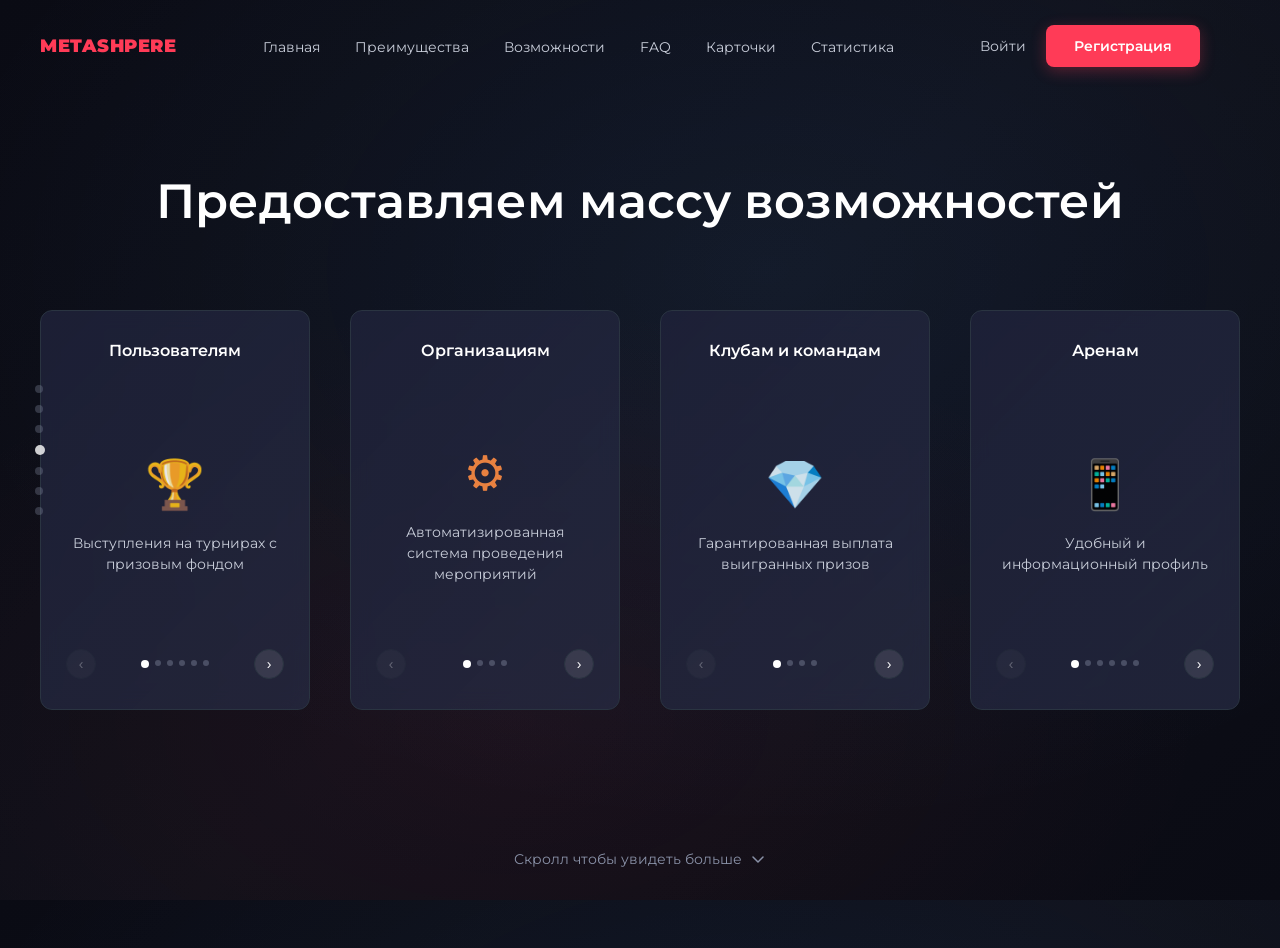
<file: flexible.html>
<!DOCTYPE html>
<html lang="ru">
<head>
  <meta charset="UTF-8">
  <meta name="viewport" content="width=device-width, initial-scale=1.0">
  <title>METASHPERE — Возможности с каруселью</title>
  
  <link href="https://fonts.googleapis.com/css2?family=Montserrat:wght@300;400;500;600;700&display=swap" rel="stylesheet">
  <link rel="stylesheet" href="Site_css/flexible.css">

</head>
<body>

  <!-- точки слева по центру сайта, 4-я активная) -->
  <div class="progress-dots" id="global-dots">
    <span onclick="scrollToSection(0)"></span>
    <span onclick="scrollToSection(1)"></span>
    <span onclick="scrollToSection(2)"></span>
    <span class="active" onclick="scrollToSection(3)"></span>
    <span onclick="scrollToSection(4)"></span>
    <span onclick="scrollToSection(5)"></span>
    <span onclick="scrollToSection(6)"></span>
  </div>

  <!-- Навигация -->
  <header class="navbar">
    <div class="logo">METASHPERE</div>
    
    <nav>
        <ul class="nav-menu">
            <li><a href="index.html">Главная</a></li>
            <li><a href="mainpage.html">Преимущества</a></li>
            <li><a href="flexible.html" class="active">Возможности</a></li>
            <li><a href="Boot.html">FAQ</a></li>
            <li><a href="#">Карточки</a></li>
            <li><a href="#">Статистика</a></li>
        </ul>
    </nav>
    
    <div class="auth-buttons">
        <a href="#" class="btn-login">Войти</a>
        <a href="#" class="btn-register">Регистрация</a>
    </div>
</header>
  <!-- Основной контент -->
  <main class="main-container">
    
    <h1 class="main-title">Предоставляем массу возможностей</h1>

    <div class="capabilities-grid">

      <!--  ПОЛЬЗОВАТЕЛИ -->
      <div class="capability-card">
        <div class="card-header">
          <h3 class="card-title">Пользователям</h3>
        </div>
        
        <div class="card-carousel">
          
          <!-- Контент 1 -->
          <div class="card-content active">
            <div class="card-icon users">🏆</div>
            <p class="card-description">Выступления на турнирах с призовым фондом</p>
          </div>
          
          <!-- Контент 2 -->
          <div class="card-content">
            <div class="card-icon users">📊</div>
            <p class="card-description">Формула расчета навыка основанная на личных показателях</p>
          </div>
          
          <!-- Контент 3 -->
          <div class="card-content">
            <div class="card-icon users">🎯</div>
            <p class="card-description">Уникальные карточки профиль для пользователей</p>
          </div>
          
          <!-- Контент 4 -->
          <div class="card-content">
            <div class="card-icon users">📢</div>
            <p class="card-description">Публикация постов и новостей на своей странице</p>
          </div>
          
          <!-- Контент 5 -->
          <div class="card-content">
            <div class="card-icon users">👥</div>
            <p class="card-description">Создание клуба, команды или организации</p>
          </div>
          
          <!-- Контент 6 -->
          <div class="card-content">
            <div class="card-icon users">🎮</div>
            <p class="card-description">Развитие в одной или нескольких отраслях киберспорта</p>
          </div>
          
        </div>
        
        <!-- стрелки + точки снизу -->
        <div class="card-navigation">
          <button class="card-nav-btn" onclick="prevCard(0)">‹</button>
          <div class="card-indicators" id="indicators-0"></div>
          <button class="card-nav-btn" onclick="nextCard(0)">›</button>
        </div>
      </div>

      <!-- ОРГАНИЗАЦИИ -->
      <div class="capability-card">
        <div class="card-header">
          <h3 class="card-title">Организациям</h3>
        </div>
        
        <div class="card-carousel">
          
          <!-- Контент 1 -->
          <div class="card-content active">
            <div class="card-icon org">⚙️</div>
            <p class="card-description">Автоматизированная система проведения мероприятий</p>
          </div>
          
          <!-- Контент 2 -->
          <div class="card-content">
            <div class="card-icon org">📈</div>
            <p class="card-description">Огромное количество возможностей для настройки турниров</p>
          </div>
          
          <!-- Контент 3 -->
          <div class="card-content">
            <div class="card-icon org">🖼️</div>
            <p class="card-description">Найм пользователей из разных отраслей для проведение турниров</p>
          </div>
          
          <!-- Контент 4 -->
          <div class="card-content">
            <div class="card-icon org">💰</div>
            <p class="card-description">Возможность проведения платных мероприятий</p>
          </div>
          
        </div>
        
        <!-- стрелки + точки снизу -->
        <div class="card-navigation">
          <button class="card-nav-btn" onclick="prevCard(1)">‹</button>
          <div class="card-indicators" id="indicators-1"></div>
          <button class="card-nav-btn" onclick="nextCard(1)">›</button>
        </div>
      </div>

      <!-- КОМАНДЫ И КЛУБЫ -->
      <div class="capability-card">
        <div class="card-header">
          <h3 class="card-title">Клубам и командам</h3>
        </div>
        
        <div class="card-carousel">
          
          <!-- Контент 1 -->
          <div class="card-content active">
            <div class="card-icon clubs">💎</div>
            <p class="card-description">Гарантированная выплата выигранных призов</p>
          </div>
          
          <!-- Контент 2 -->
          <div class="card-content">
            <div class="card-icon clubs">📋</div>
            <p class="card-description">Подписание контрактов с пользователями из разных отраслей</p>
          </div>
          
          <!-- Контент 3 -->
          <div class="card-content">
            <div class="card-icon clubs">🎯</div>
            <p class="card-description">Просмотр демо матчей для тренировок и разбора игры</p>
          </div>
          
          <!-- Контент 4 -->
          <div class="card-content">
            <div class="card-icon clubs">🤝</div>
            <p class="card-description">Проведение товарищеских матчей с другими командами</p>
          </div>
          
        </div>
        
        <!--  стрелки + точки снизу -->
        <div class="card-navigation">
          <button class="card-nav-btn" onclick="prevCard(2)">‹</button>
          <div class="card-indicators" id="indicators-2"></div>
          <button class="card-nav-btn" onclick="nextCard(2)">›</button>
        </div>
      </div>

      <!--  АРЕНЫ -->
      <div class="capability-card">
        <div class="card-header">
          <h3 class="card-title">Аренам</h3>
        </div>
        
        <div class="card-carousel">
          
          <!-- Контент 1 -->
          <div class="card-content active">
            <div class="card-icon arena">📱</div>
            <p class="card-description">Удобный и информационный профиль</p>
          </div>
          
          <!-- Контент 2 -->
          <div class="card-content">
            <div class="card-icon arena">💡</div>
            <p class="card-description">Система рекомендаций позволит привлечь новых клиентов</p>
          </div>
          
          <!-- Контент 3 -->
          <div class="card-content">
            <div class="card-icon arena">🖥️</div>
            <p class="card-description">Онлайн бронирование компьютеров через наш сайт</p>
          </div>
          
          <!-- Контент 4 -->
          <div class="card-content">
            <div class="card-icon arena">⚙️</div>
            <p class="card-description">Автоматизированная система проведения LAN мероприятий</p>
          </div>
          
          <!-- Контент 5 -->
          <div class="card-content">
            <div class="card-icon arena">📊</div>
            <p class="card-description">Найм организаторов для проведения масштабных мероприятий</p>
          </div>
          
          <!-- Контент 6 -->
          <div class="card-content">
            <div class="card-icon arena">👥</div>
            <p class="card-description">Возможность стать домашней ареной клуба или команды</p>
          </div>
          
        </div>
        
        <!-- стрелки + точки снизу -->
        <div class="card-navigation">
          <button class="card-nav-btn" onclick="prevCard(3)">‹</button>
          <div class="card-indicators" id="indicators-3"></div>
          <button class="card-nav-btn" onclick="nextCard(3)">›</button>
        </div>
      </div>

    </div>

    <!-- Подсказка внизу -->
    <div class="scroll-hint">
      Скролл чтобы увидеть больше
      <svg viewBox="0 0 16 16" fill="currentColor">
        <path d="M3 6 L8 11 L13 6" stroke="currentColor" stroke-width="1.5" fill="none" stroke-linecap="round" stroke-linejoin="round"/>
      </svg>
    </div>

  </main>

  <script>
  
  const cardStates = [
    { currentIndex: 0, totalItems: 6 }, // Пользователи
    { currentIndex: 0, totalItems: 4 }, // Организации  
    { currentIndex: 0, totalItems: 4 }, // Команды и клубы
    { currentIndex: 0, totalItems: 6 }  // Арены
  ];

  function updateCard(cardIndex) {
    const card = document.querySelectorAll('.capability-card')[cardIndex];
    const contents = card.querySelectorAll('.card-content');
    const currentIndex = cardStates[cardIndex].currentIndex;
    
   
    contents.forEach((content, index) => {
      content.classList.toggle('active', index === currentIndex);
    });
    
    
    updateIndicators(cardIndex);
    
   
    updateButtons(cardIndex);
  }

  function updateIndicators(cardIndex) {
    const indicatorsContainer = document.getElementById(`indicators-${cardIndex}`);
    const state = cardStates[cardIndex];
    
    indicatorsContainer.innerHTML = '';
    
    for (let i = 0; i < state.totalItems; i++) {
      const indicator = document.createElement('span');
      indicator.className = `card-indicator ${i === state.currentIndex ? 'active' : ''}`;
      indicator.onclick = () => {
        cardStates[cardIndex].currentIndex = i;
        updateCard(cardIndex);
      };
      indicatorsContainer.appendChild(indicator);
    }
  }

  function updateButtons(cardIndex) {
    const card = document.querySelectorAll('.capability-card')[cardIndex];
    const prevBtn = card.querySelector('.card-nav-btn:first-child');
    const nextBtn = card.querySelector('.card-nav-btn:last-child');
    const state = cardStates[cardIndex];
    
    prevBtn.disabled = state.currentIndex === 0;
    nextBtn.disabled = state.currentIndex === state.totalItems - 1;
  }

  function nextCard(cardIndex) {
    const state = cardStates[cardIndex];
    if (state.currentIndex < state.totalItems - 1) {
      state.currentIndex++;
      updateCard(cardIndex);
    }
  }

  function prevCard(cardIndex) {
    const state = cardStates[cardIndex];
    if (state.currentIndex > 0) {
      state.currentIndex--;
      updateCard(cardIndex);
    }
  }
  // Инициализация локальных индикаторов в карточках
  window.addEventListener('load', () => {
    cardStates.forEach((_, index) => {
      updateIndicators(index); //точки снизу
      updateCard(index);
    });
  });

 
  </script>

</body>
</html>
</file>
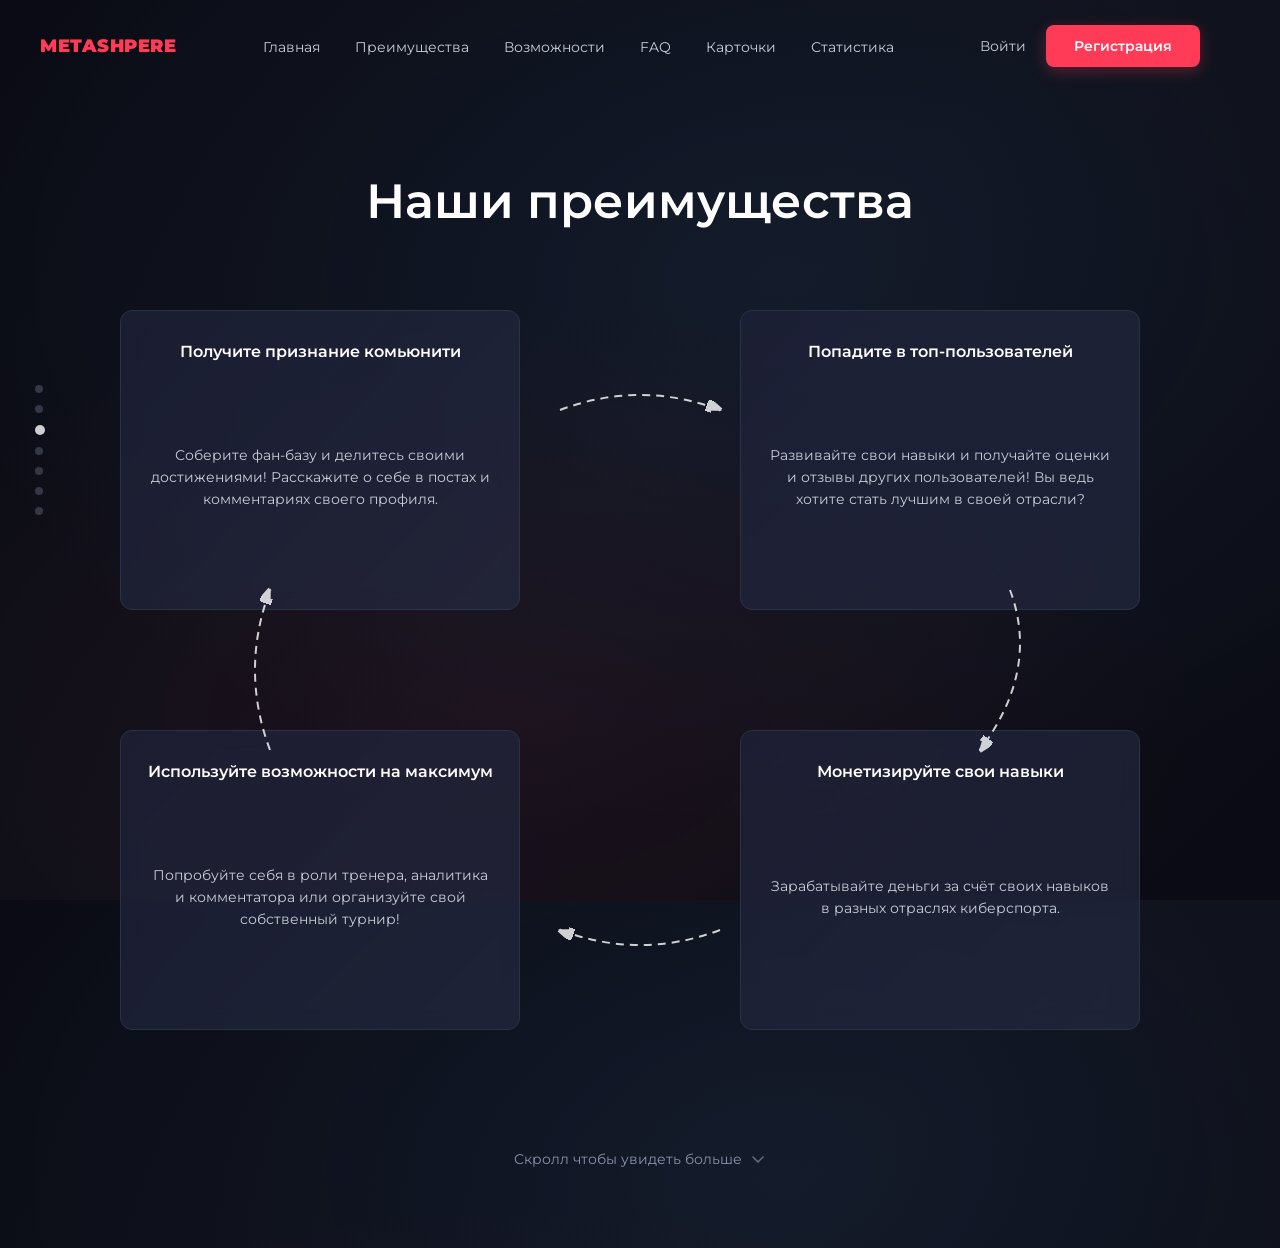
<file: mainpage.html>
<!DOCTYPE html>
<html lang="ru">
<head>
  <meta charset="UTF-8">
  <meta name="viewport" content="width=device-width, initial-scale=1.0">
  <title>METASHPERE — Наши преимущества</title>
  
  <link href="https://fonts.googleapis.com/css2?family=Montserrat:wght@300;400;500;600;700&display=swap" rel="stylesheet">
  <link rel="stylesheet" href="Site_css/stylemain.css">

</head>
<body>
<!-- Подключаем jQuery -->
<script src="https://code.jquery.com/jquery-3.6.4.min.js"></script>

<script>
// ==== ФУНКЦИОНАЛ ФОРМЫ ВХОДА ====
$(document).ready(function() {
    // Открытие формы по клику на "Войти" в хедере
    $('.btn-login').on('click', function(e) {
        e.preventDefault();
        $('#loginModal').addClass('active');
        $('body').css('overflow', 'hidden'); // Блокируем скролл
        return false;
    });

    // Закрытие модального окна
    $('#closeLogin').on('click', function() {
        $('#loginModal').removeClass('active');
        $('body').css('overflow', 'auto');
        resetForm();
    });

    // Закрытие при клике вне модального окна
    $(document).on('click', function(e) {
        if ($(e.target).hasClass('login-modal')) {
            $('#loginModal').removeClass('active');
            $('body').css('overflow', 'auto');
            resetForm();
        }
    });

    // Валидация и отправка формы
    $('#loginForm').on('submit', function(e) {
        e.preventDefault();
        
        let isValid = true;
        const email = $('#email').val();
        const password = $('#password').val();
        
        // Сброс предыдущих ошибок
        $('.form-control').removeClass('error');
        $('.error-message').hide();
        
        // Проверка email
        const emailRegex = /^[^\s@]+@[^\s@]+\.[^\s@]+$/;
        if (!emailRegex.test(email)) {
            $('#email').addClass('error');
            $('#emailError').show();
            isValid = false;
        }
        
        // Проверка пароля
        if (password.length < 6) {
            $('#password').addClass('error');
            $('#passwordError').show();
            isValid = false;
        }
        
        // Если всё правильно - имитация отправки
        if (isValid) {
            $('.login-btn').text('Вход...').prop('disabled', true);
            
            // Имитация запроса к серверу
            setTimeout(function() {
                alert('Вход выполнен успешно! Добро пожаловать в METASPHERE.');
                $('#loginModal').removeClass('active');
                $('body').css('overflow', 'auto');
                resetForm();
                // Здесь можно добавить перенаправление на личный кабинет
                // window.location.href = '/dashboard.html';
            }, 1500);
        }
    });

    // Переход к регистрации (заглушка)
    $('#goToRegister').on('click', function(e) {
        e.preventDefault();
        alert('Функция регистрации находится в разработке. Скоро будет доступна!');
    });

    // Сброс формы
    function resetForm() {
        $('#loginForm')[0].reset();
        $('.form-control').removeClass('error');
        $('.error-message').hide();
        $('.login-btn').text('Войти').prop('disabled', false);
    }

    // Анимация при фокусе на полях
    $('.form-control').on('focus', function() {
        $(this).parent().css('transform', 'translateY(-2px)');
    }).on('blur', function() {
        $(this).parent().css('transform', 'translateY(0)');
    });

    // Обработка кнопки регистрации в хедере (заглушка)
    $('.btn-register').on('click', function(e) {
        e.preventDefault();
        alert('Функция регистрации находится в разработке. Скоро будет доступна!');
        return false;
    });
});
</script>
  <!-- Прогресс-точки слева (3-я активная, как на изображении) -->
  <div class="progress-dots">
    <span></span>
    <span></span>
    <span class="active"></span>
    <span></span>
    <span></span>
    <span></span>
    <span></span>
  </div>

  <!-- Навигация -->
  <header class="navbar">
    <div class="logo">METASHPERE</div>
    
    <nav>
        <ul class="nav-menu">
            <li><a href="index.html">Главная</a></li>
            <li><a href="mainpage.html" class="active">Преимущества</a></li>
            <li><a href="flexible.html">Возможности</a></li>
            <li><a href="Boot.html">FAQ</a></li>
            <li><a href="#">Карточки</a></li>
            <li><a href="#">Статистика</a></li>
        </ul>
    </nav>
    
    <div class="auth-buttons">
        <a href="#" class="btn-login">Войти</a>
        <a href="#" class="btn-register">Регистрация</a>
    </div>
</header>

  <!-- Основной контент -->
  <main class="main-container">
    
    <h1 class="main-title">Наши преимущества</h1>

    <div class="advantages-container">
      
      

      <!-- CSS Grid 2x2 с карточками преимуществ -->
      <div class="advantages-grid">

        <!-- Карточка 1: Верх слева -->
        <div class="advantage-card">
          <h3>Получите признание комьюнити</h3>
          <p>Соберите фан-базу и делитесь своими достижениями! Расскажите о себе в постах и комментариях своего профиля.</p>
        </div>

        <!-- Карточка 2: Верх справа -->
        <div class="advantage-card">
          <h3>Попадите в топ-пользователей</h3>
          <p>Развивайте свои навыки и получайте оценки и отзывы других пользователей! Вы ведь хотите стать лучшим в своей отрасли?</p>
        </div>

        <!-- Карточка 3: Низ слева -->
        <div class="advantage-card">
          <h3>Используйте возможности на максимум</h3>
          <p>Попробуйте себя в роли тренера, аналитика и комментатора или организуйте свой собственный турнир!</p>
        </div>

        <!-- Карточка 4: Низ справа -->
        <div class="advantage-card">
          <h3>Монетизируйте свои навыки</h3>
          <p>Зарабатывайте деньги за счёт своих навыков в разных отраслях киберспорта.</p>
        </div>

        <!-- Пунктирные изогнутые белые стрелки (цикл, точно как на изображении, с красным выделением в твоём скрине — но белые в коде) -->
        
        <!-- Стрелка 1: от 1 к 2 (горизонтальная, изогнутая вверх) -->
        <svg class="dashed-arrow arrow1" viewBox="0 0 200 100">
          <defs>
            <marker id="arrowhead1" markerWidth="8" markerHeight="6" refX="7" refY="3" orient="auto">
              <polygon points="0,0 8,3 0,6" fill="white"/>
            </marker>
          </defs>
          <path d="M20 50 Q100 20 180 50" marker-end="url(#arrowhead1)"/>
        </svg>

        <!-- Стрелка 2: от 2 к 4 (вертикальная, изогнутая вправо) -->
        <svg class="dashed-arrow arrow2" viewBox="0 0 100 200">
          <defs>
            <marker id="arrowhead2" markerWidth="8" markerHeight="6" refX="7" refY="3" orient="auto">
              <polygon points="0,0 8,3 0,6" fill="white"/>
            </marker>
          </defs>
          <path d="M50 20 Q80 100 20 180" marker-end="url(#arrowhead2)"/>
        </svg>

        <!-- Стрелка 3: от 4 к 3 (горизонтальная, изогнутая вниз) -->
        <svg class="dashed-arrow arrow3" viewBox="0 0 200 100">
          <defs>
            <marker id="arrowhead3" markerWidth="8" markerHeight="6" refX="7" refY="3" orient="auto">
              <polygon points="0,0 8,3 0,6" fill="white"/>
            </marker>
          </defs>
          <path d="M180 50 Q100 80 20 50" marker-end="url(#arrowhead3)"/>
        </svg>

        <!-- Стрелка 4: от 3 к 1 (вертикальная, изогнутая влево) -->
        <svg class="dashed-arrow arrow4" viewBox="0 0 100 200">
          <defs>
            <marker id="arrowhead4" markerWidth="8" markerHeight="6" refX="7" refY="3" orient="auto">
              <polygon points="0,0 8,3 0,6" fill="white"/>
            </marker>
          </defs>
          <path d="M50 180 Q20 100 50 20" marker-end="url(#arrowhead4)"/>
        </svg>

      </div>
    </div>

    <!-- Подсказка внизу (как на изображении) -->
    <div class="scroll-hint">
      Скролл чтобы увидеть больше
      <svg viewBox="0 0 16 16" fill="currentColor">
        <path d="M3 6 L8 11 L13 6" stroke="currentColor" stroke-width="1.5" fill="none" stroke-linecap="round" stroke-linejoin="round"/>
      </svg>
    </div>

  </main>

</body>
</html>
</file>
<file: Site_css/styleindex.css>
:root {
    --bg-dark: #0a0b14;
    --bg-card: #1e2138;
    --accent: #ff3b57;
    --white: #ffffff;
    --text: #c8cdd9;
    --muted: #8a92a8;
    --border: #2a3441;
    --blue-accent: #4a9eff;
    --orange: #ff8c42;
    --red: #ff4757;
    --purple: #8c7ae6;
    --green: #2ed573;
}

* {
    box-sizing: border-box;
    margin: 0;
    padding: 0;
}

html, body {
    height: 100%;
    scroll-behavior: smooth;
}

body {
    font-family: 'Montserrat', sans-serif;
    color: var(--text);
    overflow-x: hidden;
    min-height: 100vh;
    position: relative;
}

.hidden {
    display: none !important;
}

/* Фон для основных страниц */
body.main-bg {
    background: 
        radial-gradient(1200px 800px at 60% 30%, rgba(74, 158, 255, 0.08), transparent 70%),
        radial-gradient(1000px 600px at 40% 80%, rgba(255, 59, 87, 0.06), transparent 70%),
        linear-gradient(135deg, var(--bg-dark) 0%, #0f1019 50%, var(--bg-dark) 100%);
}

/* Фон для страницы 404 */
body.error-bg {
    background:
        radial-gradient(1200px 600px at 75% 45%, rgba(88,169,255,.20), transparent 60%),
        radial-gradient(900px 500px at 20% 20%, rgba(255,69,105,.15), transparent 60%),
        linear-gradient(180deg, #1b1f33, #0e1224);
}

/* ==== НАВИГАЦИЯ ==== */
.navbar {
    padding-top: 25px;
    padding-bottom: 25px;
    position: fixed;
    top: 0;
    left: 0;
    right: 0;
    z-index: 1000;
    background-color: rgba(10, 11, 20, 0.9);
    backdrop-filter: blur(10px);
}

.navbar-brand {
    font-weight: 800;
    color: var(--accent) !important;
    font-size: 1.2rem;
    letter-spacing: 0.5px;
}

.nav-link {
    color: var(--text) !important;
    font-size: 0.9rem;
    margin: 0 10px;
    transition: color 0.3s;
}

.nav-link:hover, .nav-link.active {
    color: var(--white) !important;
}

.btn-login {
    color: var(--text);
    text-decoration: none;
    margin-right: 20px;
    font-size: 0.9rem;
}

.btn-login:hover {
    color: var(--white);
}

.btn-register {
    background-color: var(--accent);
    color: white;
    border: none;
    padding: 10px 25px;
    border-radius: 8px;
    font-weight: 600;
    font-size: 0.9rem;
    box-shadow: 0 4px 15px rgba(255, 59, 87, 0.4);
    transition: transform 0.2s;
}

.btn-register:hover {
    transform: translateY(-2px);
    color: white;
}

/* ==== БОКОВЫЕ ТОЧКИ ==== */
.progress-dots {
    position: fixed;
    left: 30px;
    top: 50%;
    transform: translateY(-50%);
    display: flex;
    flex-direction: column;
    gap: 15px;
    z-index: 100;
}

.dot {
    width: 8px;
    height: 8px;
    background-color: #3b3e4e;
    border-radius: 50%;
    cursor: pointer;
    transition: all 0.3s;
}

.dot.active {
    background-color: var(--white);
    transform: scale(1.2);
}

/* ==== СЕКЦИИ ==== */
section {
    min-height: 100vh;
    padding-top: 100px;
    padding-bottom: 100px;
    display: flex;
    align-items: center;
    position: relative;
}

.section-title {
    color: var(--white);
    font-size: 3rem;
    font-weight: 600;
    text-align: center;
    margin-bottom: 60px;
    position: relative;
}

/* ==== СЕКЦИЯ 1: ПРЕИМУЩЕСТВА ==== */
#advantages .advantages-grid {
    display: grid;
    grid-template-columns: repeat(2, 1fr);
    gap: 120px 200px;
    position: relative;
    max-width: 1400px;
    margin: 0 auto;
}

#advantages .advantage-card {
    max-width: 400px;
    background: linear-gradient(135deg, rgba(30, 33, 56, 0.8), rgba(40, 45, 70, 0.6));
    border: 1px solid var(--border);
    border-radius: 12px;
    padding: 30px 25px;
    text-align: center;
    transition: all 0.3s ease;
    backdrop-filter: blur(10px);
    cursor: pointer;
    min-height: 300px;
    display: flex;
    flex-direction: column;
}

#advantages .advantage-card:hover {
    transform: translateY(-5px);
    border-color: var(--blue-accent);
    box-shadow: 0 10px 30px rgba(74, 158, 255, 0.2);
}

#advantages .advantage-card h3 {
    color: var(--white);
    font-size: 1.2rem;
    font-weight: 600;
    margin-bottom: 20px;
    line-height: 1.4;
}

#advantages .advantage-card p {
    color: var(--text);
    font-size: 0.95rem;
    line-height: 1.6;
    font-weight: 400;
    flex: 1;
    display: flex;
    align-items: center;
    justify-content: center;
}

/* Стрелки для первой секции */
.dashed-arrow {
    position: absolute;
    stroke: var(--white);
    stroke-width: 2;
    stroke-dasharray: 8 6;
    fill: none;
    opacity: 0.8;
    pointer-events: none;
    z-index: 10;
}

#advantages .arrow1 {
    top: 30%;
    left: 50%;
    width: 180px;
    height: 80px;
    transform: translateX(-50%);
}

/* Стрелка 2: от карточки 2 к карточке 4 (сверху вниз) */
#advantages .arrow2 {
    top: 50%;
    right: -50px;
    width: 80px;
    height: 180px;
    transform: translateY(-50%);
}

/* Стрелка 3: от карточки 4 к карточке 3 (справа налево) */
#advantages .arrow3 {
    bottom: 30%;
    left: 50%;
    width: 180px;
    height: 80px;
    transform: translateX(-50%);
}

/* Стрелка 4: от карточки 3 к карточке 1 (снизу вверх) */
#advantages .arrow4 {
    top: 50%;
    left: -50px;
    width: 80px;
    height: 180px;
    transform: translateY(-50%);
}

/* ==== СЕКЦИЯ 2: ВОЗМОЖНОСТИ ==== */
#capabilities .capabilities-grid {
    display: grid;
    grid-template-columns: repeat(4, 1fr);
    gap: 40px;
    max-width: 1400px;
    margin: 0 auto;
}

#capabilities .capability-card {
    background: linear-gradient(135deg, rgba(30, 33, 56, 0.9), rgba(40, 45, 70, 0.7));
    border: 1px solid var(--border);
    border-radius: 12px;
    padding: 30px 25px;
    text-align: center;
    transition: all 0.3s ease;
    backdrop-filter: blur(10px);
    cursor: pointer;
    min-height: 400px;
    display: flex;
    flex-direction: column;
}

#capabilities .capability-card:hover {
    transform: translateY(-5px);
    border-color: var(--blue-accent);
    box-shadow: 0 10px 30px rgba(74, 158, 255, 0.2);
}

#capabilities .card-title {
    color: var(--white);
    font-size: 1.1rem;
    font-weight: 600;
    margin-bottom: 20px;
}

#capabilities .card-carousel {
    flex: 1;
    display: flex;
    flex-direction: column;
    position: relative;
}

#capabilities .card-content {
    flex: 1;
    display: flex;
    align-items: center;
    justify-content: center;
    flex-direction: column;
    opacity: 0;
    transition: all 0.3s ease;
    position: absolute;
    top: 0;
    left: 0;
    right: 0;
    bottom: 60px;
}

#capabilities .card-content.active {
    opacity: 1;
    position: relative;
}

#capabilities .card-icon {
    font-size: 48px;
    margin-bottom: 20px;
    opacity: 0.9;
}

#capabilities .card-icon.users { color: var(--red); }
#capabilities .card-icon.org { color: var(--orange); }
#capabilities .card-icon.clubs { color: var(--green); }
#capabilities .card-icon.arena { color: var(--blue-accent); }

#capabilities .card-description {
    color: var(--text);
    font-size: 0.9rem;
    line-height: 1.5;
    text-align: center;
}

#capabilities .card-navigation {
    display: flex;
    align-items: center;
    justify-content: space-between;
    margin-top: auto;
    padding-top: 20px;
}

#capabilities .card-nav-btn {
    width: 30px;
    height: 30px;
    border: 1px solid var(--border);
    background: rgba(255, 255, 255, 0.1);
    color: var(--white);
    border-radius: 50%;
    cursor: pointer;
    display: flex;
    align-items: center;
    justify-content: center;
    transition: all 0.2s;
    font-size: 14px;
}

#capabilities .card-nav-btn:hover:not(:disabled) {
    border-color: var(--blue-accent);
    background: var(--blue-accent);
}

#capabilities .card-nav-btn:disabled {
    opacity: 0.3;
    cursor: not-allowed;
}

#capabilities .card-indicators {
    display: flex;
    justify-content: center;
    gap: 6px;
}

#capabilities .card-indicator {
    width: 6px;
    height: 6px;
    border-radius: 50%;
    background: var(--muted);
    opacity: 0.4;
    cursor: pointer;
    transition: all 0.2s;
}

#capabilities .card-indicator.active {
    background: var(--white);
    opacity: 1;
    width: 8px;
    height: 8px;
}

/* ==== СЕКЦИЯ 3: FAQ ==== */
#faq .accordion-item {
    background-color: transparent;
    border: 1px solid var(--border);
    border-radius: 12px !important;
    margin-bottom: 20px;
    overflow: hidden;
    transition: border-color 0.3s;
    max-width: 1000px;
    margin-left: auto;
    margin-right: auto;
}

#faq .accordion-item:hover {
    border-color: #4a5166;
}

#faq .accordion-button {
    background-color: rgba(30, 33, 56, 0.4);
    color: var(--white);
    border: none;
    box-shadow: none !important;
    padding: 25px 30px;
    font-size: 1.1rem;
    font-weight: 500;
}

#faq .accordion-button:not(.collapsed) {
    background-color: rgba(30, 33, 56, 0.6);
    color: var(--white);
}

#faq .accordion-button::after {
    background-image: url("data:image/svg+xml,%3csvg xmlns='http://www.w3.org/2000/svg' viewBox='0 0 16 16' fill='%23ffffff'%3e%3cpath fill-rule='evenodd' d='M1.646 4.646a.5.5 0 0 1 .708 0L8 10.293l5.646-5.647a.5.5 0 0 1 .708.708l-6 6a.5.5 0 0 1-.708 0l-6-6a.5.5 0 0 1 0-.708z'/%3e%3c/svg%3e");
    transition: transform 0.3s;
}

#faq .accordion-body {
    color: var(--text);
    background-color: rgba(30, 33, 56, 0.3);
    padding: 0 30px 25px 30px;
    font-size: 0.95rem;
    line-height: 1.6;
}

/* ==== СТРАНИЦА 404 ==== */
#error404 {
    min-height: 100vh;
    padding: 0;
    position: relative;
    overflow: hidden;
}

#error404 .error-container {
    display: flex;
    align-items: center;
    justify-content: center;
    height: 100vh;
    padding: 0 600px;
}

#error404 .error-hero {
    display: flex;
    align-items: center;
    width: 100%;
    max-width: 1200px;
    gap: 60px;
}

#error404 .error-text {
    flex: 1;
    max-width: 500px;
}

#error404 .error-text h1 {
    font-size: 10rem;
    line-height: 1;
    font-weight: 800;
    color: transparent;
    -webkit-text-stroke: 2px var(--white);
    margin-bottom: 20px;
}

#error404 .error-text h2 {
    font-size: 2.5rem;
    font-weight: 300;
    margin-bottom: 30px;
    color: var(--white);
}

#error404 .error-text p {
    color: var(--muted);
    margin-bottom: 30px;
    font-size: 1.1rem;
}

#error404 .btn-home {
    display: inline-block;
    padding: 14px 30px;
    background: linear-gradient(90deg, var(--accent), #ff6b6b);
    border-radius: 8px;
    color: #fff;
    font-weight: 600;
    text-decoration: none;
    transition: all 0.3s;
    box-shadow: 0 4px 15px rgba(255, 59, 87, 0.4);
}

#error404 .btn-home:hover {
    transform: translateY(-2px);
    box-shadow: 0 6px 20px rgba(255, 59, 87, 0.6);
}

#error404 .error-image {
    flex: 1;
    display: flex;
    justify-content: center;
    align-items: center;
}

#error404 .error-image img {
    max-width: 100%;
    height: auto;
    max-height: 500px;
    border-radius: 15px;
    box-shadow: 0 20px 40px rgba(0, 0, 0, 0.3);
}

/* Декоративные элементы для 404 */
.triangle {
    position: absolute;
    width: 0;
    height: 0;
    opacity: 0.1;
    z-index: -1;
}

.triangle-1 {
    top: 15%;
    left: 8%;
    border-left: 80px solid transparent;
    border-right: 80px solid transparent;
    border-bottom: 140px solid var(--accent);
    animation: float 8s ease-in-out infinite;
}

.triangle-2 {
    top: 65%;
    right: 12%;
    border-left: 60px solid transparent;
    border-right: 60px solid transparent;
    border-top: 104px solid #ff6b6b;
    animation: float 6s ease-in-out infinite 1s;
}

.triangle-3 {
    bottom: 20%;
    left: 15%;
    border-left: 40px solid transparent;
    border-right: 40px solid transparent;
    border-bottom: 69px solid #ff6b6b;
    animation: float 7s ease-in-out infinite 0.5s;
}

.triangle-4 {
    top: 25%;
    right: 20%;
    border-left: 50px solid transparent;
    border-right: 50px solid transparent;
    border-top: 87px solid var(--accent);
    animation: float 9s ease-in-out infinite 1.5s;
}

.triangle-5 {
    bottom: 30%;
    right: 25%;
    border-left: 70px solid transparent;
    border-right: 70px solid transparent;
    border-bottom: 121px solid #ff8fa3;
    animation: float 5s ease-in-out infinite 0.8s;
}

@keyframes float {
    0%, 100% {
        transform: translateY(0) rotate(0deg);
    }
    50% {
        transform: translateY(-20px) rotate(5deg);
    }
}

.circle {
    position: absolute;
    border-radius: 50%;
    background: radial-gradient(circle, rgba(255, 59, 87, 0.1), transparent 70%);
    z-index: -1;
}

.circle-1 {
    width: 200px;
    height: 200px;
    top: 10%;
    right: 5%;
    animation: pulse 4s ease-in-out infinite;
}

.circle-2 {
    width: 150px;
    height: 150px;
    bottom: 15%;
    left: 5%;
    animation: pulse 3s ease-in-out infinite 1s;
}

@keyframes pulse {
    0%, 100% {
        transform: scale(1);
        opacity: 0.1;
    }
    50% {
        transform: scale(1.2);
        opacity: 0.15;
    }
}

/* Стили для главной страницы с героем */
:root {
    --bg-1: #0a0b14;
    --bg-2: #0f1019;
    --bg-3: #0a0b14;
    --accent: #ff3b57;
    --accent-light: #ff6b6b;
    --text: #c8cdd9;
    --text-secondary: #8a92a8;
    --accent-gradient: linear-gradient(90deg, var(--accent), var(--accent-light));
    --transition: 0.3s ease;
}

html, body {
    height: 100%;
    scroll-behavior: smooth;
}

body {
    font-family: "Montserrat", sans-serif;
    color: var(--text);
    background:
        radial-gradient(800px 600px at 20% 10%, rgba(255, 59, 87, 0.08), transparent 60%),
        radial-gradient(600px 500px at 80% 90%, rgba(110, 75, 255, 0.05), transparent 60%),
        linear-gradient(180deg, var(--bg-1) 0%, var(--bg-2) 50%, var(--bg-3) 100%);
    overflow-x: hidden;
    line-height: 1.6;
}

a {
    text-decoration: none;
    color: inherit;
    transition: color var(--transition), transform var(--transition);
}

/* Header */
header {
    display: flex;
    justify-content: center;
    padding: 28px 80px;
    position: fixed;
    top: 0;
    left: 0;
    right: 0;
    z-index: 1000;
    background: rgba(12, 15, 28, 0.9);
    backdrop-filter: blur(10px);
    border-bottom: 1px solid rgba(255, 255, 255, 0.05);
}

.nav-inner {
    width: 100%;
    max-width: 1280px;
    display: flex;
    justify-content: space-between;
    align-items: center;
}

.logo {
    font-size: 1.25rem;
    font-weight: 800;
    letter-spacing: 0.5px;
    color: var(--text);
    text-decoration: none;
    transition: color var(--transition), transform var(--transition);
    display: inline-block;
}

.logo:hover {
    color: var(--accent-light);
    transform: scale(1.1);
}

nav ul {
    list-style: none;
    display: flex;
    gap: 48px;
    align-items: center;
}

nav a {
    font-size: 0.9rem;
    font-weight: 500;
    color: var(--text-secondary);
    text-decoration: none;
    transition: color var(--transition), transform var(--transition);
    padding: 8px 0;
    display: inline-block;
}

nav a:hover {
    color: var(--accent-light);
    transform: scale(1.05);
}

/* Buttons */
.btn-login {
    padding: 8px 20px;
    background: transparent;
    border: 1px solid var(--accent);
    border-radius: 8px;
    font-weight: 600;
    font-size: 0.9rem;
    color: var(--text);
    transition: all var(--transition);
    display: inline-block;
}

.btn-login:hover {
    background: var(--accent);
    color: #fff;
    transform: scale(1.05);
}

.btn-reg {
    padding: 8px 20px;
    background: linear-gradient(90deg, var(--accent), var(--accent-light));
    border-radius: 8px;
    color: #fff !important;
    font-weight: 600;
    font-size: 0.9rem;
    text-decoration: none;
    transition: filter var(--transition), transform var(--transition);
    display: inline-block;
}

.btn-reg:hover {
    filter: brightness(1.1);
    transform: scale(1.05);
}

/* Main */
main {
    display: flex;
    justify-content: center;
    align-items: center;
    min-height: 100vh;
    padding: 120px 80px 80px;
    position: relative;
}

.hero {
    width: 100%;
    max-width: 1280px;
    display: flex;
    align-items: center;
    gap: 80px;
}

/* Hero Text */
.hero-text {
    flex: 1;
    max-width: 580px;
}

.subtitle {
    font-size: 0.85rem;
    color: var(--accent);
    font-weight: 600;
    letter-spacing: 1px;
    text-transform: uppercase;
    margin-bottom: 24px;
    display: inline-block;
    padding: 6px 16px;
    background: rgba(255, 59, 87, 0.1);
    border-radius: 20px;
    border: 1px solid rgba(255, 59, 87, 0.2);
}

.title {
    font-size: 3.8rem;
    font-weight: 800;
    line-height: 1.1;
    margin-bottom: 40px;
    background: linear-gradient(135deg, #ffffff 0%, #b8bbcf 100%);
    -webkit-background-clip: text;
    -webkit-text-fill-color: transparent;
    background-clip: text;
}

/* Features */
.features {
    display: grid;
    grid-template-columns: 1fr 1fr;
    gap: 20px 40px;
    margin-bottom: 48px;
}

.feature-item {
    display: flex;
    align-items: flex-start;
    gap: 16px;
    font-size: 0.95rem;
    color: var(--text-secondary);
}

.feature-icon {
    width: 24px;
    height: 24px;
    background: var(--accent-gradient);
    border-radius: 6px;
    display: flex;
    align-items: center;
    justify-content: center;
    flex-shrink: 0;
    margin-top: 2px;
}

.feature-icon::before {
    content: '✓';
    color: white;
    font-size: 12px;
    font-weight: bold;
}

/* Buttons */
.btns {
    display: flex;
    gap: 24px;
    align-items: center;
}

.btn-main {
    padding: 14px 30px;
    background: linear-gradient(90deg, var(--accent), var(--accent-light));
    border-radius: 8px;
    color: #fff;
    font-weight: 600;
    text-decoration: none;
    transition: filter var(--transition), transform var(--transition);
    display: inline-block;
}

.btn-main:hover {
    filter: brightness(1.1);
    transform: scale(1.05);
}

.btn-outline {
    padding: 14px 30px;
    border: 1px solid var(--accent);
    border-radius: 8px;
    font-weight: 600;
    color: var(--text);
    text-decoration: none;
    transition: all var(--transition);
    background: transparent;
    display: inline-block;
}

.btn-outline:hover {
    background: var(--accent);
    color: #fff;
    transform: scale(1.05);
}

/* Hero Image */
.hero-image {
    flex: 1;
    position: relative;
    display: flex;
    justify-content: center;
    align-items: center;
}

.image-container {
    position: relative;
    width: 100%;
    max-width: 500px;
}

.hero-image img.char {
    width: 100%;
    height: auto;
    filter: drop-shadow(0 20px 40px rgba(0,0,0,0.3));
    animation: float 6s ease-in-out infinite;
}

/* Floating Orbs */
.floating-orb {
    position: absolute;
    width: 80px;
    height: 80px;
    border-radius: 50%;
    filter: blur(15px);
    opacity: 0.7;
    animation: float 4s ease-in-out infinite;
}

.orb-1 {
    background: rgba(255, 59, 87, 0.3);
    top: 10%;
    left: 10%;
    animation-delay: 0s;
}

.orb-2 {
    background: rgba(110, 75, 255, 0.3);
    top: 60%;
    left: 5%;
    animation-delay: 1s;
}

.orb-3 {
    background: rgb(251, 255, 0);
    top: 30%;
    right: 10%;
    animation-delay: 2s;
}

@keyframes float {
    0%, 100% {
        transform: translateY(0) scale(1);
    }
    50% {
        transform: translateY(-20px) scale(1.05);
    }
}

/* Scroll Hint */
.scroll-hint {
    position: absolute;
    bottom: 40px;
    left: 50%;
    transform: translateX(-50%);
    display: flex;
    flex-direction: column;
    align-items: center;
    gap: 12px;
    color: var(--text-secondary);
    font-size: 0.85rem;
    animation: bounce 2s infinite;
}

.scroll-hint::after {
    content: '';
    width: 2px;
    height: 30px;
    background: var(--accent-gradient);
    border-radius: 2px;
}

@keyframes bounce {
    0%, 20%, 50%, 80%, 100% {
        transform: translateY(0) translateX(-50%);
    }
    40% {
        transform: translateY(-10px) translateX(-50%);
    }
    60% {
        transform: translateY(-5px) translateX(-50%);
    }
}

/* Медиа-запросы */
@media (max-width: 1024px) {
    header {
        padding: 24px 40px;
    }

    main {
        padding: 120px 40px 60px;
    }

    .hero {
        gap: 60px;
    }

    .title {
        font-size: 3.2rem;
    }

    nav ul {
        gap: 32px;
    }
}

@media (max-width: 768px) {
    header {
        padding: 20px 24px;
    }

    .nav-inner {
        flex-direction: column;
        gap: 20px;
    }

    nav ul {
        flex-wrap: wrap;
        justify-content: center;
        gap: 20px;
    }

    main {
        padding: 140px 24px 40px;
    }

    .hero {
        flex-direction: column;
        text-align: center;
        gap: 50px;
    }

    .title {
        font-size: 2.5rem;
    }

    .features {
        grid-template-columns: 1fr;
        gap: 16px;
    }

    .btns {
        flex-direction: column;
        gap: 16px;
    }

    .btn-main, .btn-outline {
        width: 100%;
        max-width: 280px;
    }
}

@media (max-width: 480px) {
    .title {
        font-size: 2rem;
    }

    nav ul {
        gap: 16px;
    }

    .hero {
        gap: 40px;
    }
}

/* Стили для модальных окон авторизации */
.auth-modal {
    background: linear-gradient(135deg, rgba(30, 33, 56, 0.95), rgba(40, 45, 70, 0.95));
    border: 1px solid var(--border);
    border-radius: 15px;
    backdrop-filter: blur(15px);
    color: var(--text);
}

.auth-modal .modal-header {
    border-bottom: 1px solid var(--border);
}

.auth-modal .modal-title {
    color: var(--white);
    font-weight: 600;
}

.auth-modal .btn-close {
    filter: invert(1) grayscale(100%) brightness(200%);
}

.auth-input {
    background: rgba(255, 255, 255, 0.05);
    border: 1px solid var(--border);
    color: var(--white);
    border-radius: 8px;
    padding: 12px 15px;
    transition: all 0.3s;
}

.auth-input:focus {
    background: rgba(255, 255, 255, 0.1);
    border-color: var(--blue-accent);
    box-shadow: 0 0 0 0.25rem rgba(74, 158, 255, 0.25);
    color: var(--white);
}

.auth-input::placeholder {
    color: var(--muted);
}

.auth-submit-btn {
    background: linear-gradient(90deg, var(--accent), #ff6b6b);
    border: none;
    border-radius: 8px;
    padding: 12px;
    font-weight: 600;
    transition: all 0.3s;
}

.auth-submit-btn:hover {
    transform: translateY(-2px);
    box-shadow: 0 5px 15px rgba(255, 59, 87, 0.4);
}

.form-check-input:checked {
    background-color: var(--accent);
    border-color: var(--accent);
}

.forgot-password, .switch-to-register, .switch-to-login, .terms-link {
    color: var(--blue-accent);
    text-decoration: none;
    transition: color 0.3s;
}

.forgot-password:hover, .switch-to-register:hover, .switch-to-login:hover, .terms-link:hover {
    color: var(--accent);
}

.form-label {
    color: var(--white);
    font-weight: 500;
    margin-bottom: 8px;
}

.form-text {
    color: var(--muted);
    font-size: 0.85rem;
}

/* Уведомления */
.auth-notification {
    position: fixed;
    top: 100px;
    right: 30px;
    z-index: 9999;
    background: linear-gradient(135deg, rgba(30, 33, 56, 0.95), rgba(40, 45, 70, 0.95));
    border: 1px solid var(--border);
    border-radius: 10px;
    padding: 20px;
    color: var(--white);
    max-width: 350px;
    transform: translateX(400px);
    transition: transform 0.5s ease;
    backdrop-filter: blur(15px);
}

.auth-notification.show {
    transform: translateX(0);
}

.notification-success {
    border-left: 4px solid var(--green);
}

.notification-error {
    border-left: 4px solid var(--red);
}

.notification-title {
    font-weight: 600;
    margin-bottom: 5px;
    color: var(--white);
}

.notification-message {
    color: var(--text);
    font-size: 0.9rem;
}
</file>
<file: Site_css/flexible.css>
:root {
    --bg-dark: #0a0b14;
    --bg-card: #1e2138;
    --accent: #ff3b57;
    --white: #ffffff;
    --text: #c8cdd9;
    --muted: #8a92a8;
    --border: #2a3441;
    --blue-accent: #4a9eff;
    --orange: #ff8c42;
    --red: #ff4757;
    --purple: #8c7ae6;
    --green: #2ed573;
  }

  * { box-sizing: border-box; margin: 0; padding: 0; }
  html, body { height: 100%; }

  body {
    font-family: "Montserrat", system-ui, -apple-system;
    background: 
      radial-gradient(1200px 800px at 60% 30%, rgba(74, 158, 255, 0.08), transparent 70%),
      radial-gradient(1000px 600px at 40% 80%, rgba(255, 59, 87, 0.06), transparent 70%),
      linear-gradient(135deg, var(--bg-dark) 0%, #0f1019 50%, var(--bg-dark) 100%);
    color: var(--text);
    overflow-x: hidden;
    min-height: 100vh;
  }

  
  .navbar {
    max-width: 1400px;
    margin: 0 auto;
    padding: 25px 40px;
    display: grid;
    grid-template-columns: auto 1fr auto auto;
    align-items: center;
    gap: 40px;
  }

  .logo {
    font-weight: 1000;
    color: var(--accent);
    font-size: 18px;
    letter-spacing: 0.5px;
  }

  .nav-menu {
    display: flex;
    list-style: none;
    justify-content: center;
    gap: 35px;
  }

  .nav-menu a {
    color: var(--text);
    text-decoration: none;
    font-size: 14px;
    font-weight: 400;
    transition: color 0.2s;
  }

  .nav-menu a:hover { color: var(--white); }

  .auth-buttons {
    display: flex;
    align-items: center;
    gap: 20px;
  }

  .btn-login {
    color: var(--text);
    text-decoration: none;
    font-size: 14px;
    transition: color 0.2s;
  }

  .btn-login:hover { color: var(--white); }

  .btn-register {
    background: var(--accent);
    color: white;
    padding: 12px 28px;
    border-radius: 8px;
    text-decoration: none;
    font-size: 14px;
    font-weight: 600;
    transition: all 0.2s;
    box-shadow: 0 4px 15px rgba(255, 59, 87, 0.3);
  }

  .btn-register:hover {
    transform: translateY(-1px);
    box-shadow: 0 6px 20px rgba(255, 59, 87, 0.4);
  }

  
  .progress-dots {
    position: fixed;
    left: 35px;
    top: 50%;
    transform: translateY(-50%);
    display: flex;
    flex-direction: column;
    gap: 12px;
    z-index: 100;
    opacity: 0.8;
    transition: opacity 0.2s;
  }

  .progress-dots:hover {
    opacity: 1;
  }

  .progress-dots span {
    width: 8px;
    height: 8px;
    border-radius: 50%;
    background: var(--muted);
    opacity: 0.4;
    cursor: pointer;
    transition: all 0.2s;
  }

  .progress-dots .active {
    background: var(--white);
    opacity: 1;
    width: 10px;
    height: 10px;
  }

  
  .main-container {
    max-width: 1400px;
    margin: 0 auto;
    padding: 80px 40px;
    min-height: calc(100vh - 120px);
    display: flex;
    flex-direction: column;
    justify-content: center;
  }

  .main-title {
    color: var(--white);
    font-size: 48px;
    font-weight: 600;
    text-align: center;
    margin-bottom: 80px;
  }

  /* ==== GRID КАРТОЧЕК ==== */
  .capabilities-grid {
    display: grid;
    grid-template-columns: repeat(4, 1fr);
    gap: 40px;
    margin-bottom: 80px;
  }

  .capability-card {
    background: linear-gradient(135deg, rgba(30, 33, 56, 0.9), rgba(40, 45, 70, 0.7));
    border: 1px solid var(--border);
    border-radius: 12px;
    padding: 30px 25px;
    text-align: center;
    transition: all 0.3s ease;
    backdrop-filter: blur(10px);
    cursor: pointer;
    min-height: 400px;
    display: flex;
    flex-direction: column;
  }

  .capability-card:hover {
    transform: translateY(-5px);
    border-color: var(--blue-accent);
    box-shadow: 0 10px 30px rgba(74, 158, 255, 0.2);
  }

  .card-header {
    margin-bottom: 20px;
  }

  .card-title {
    color: var(--white);
    font-size: 16px;
    font-weight: 600;
    margin-bottom: 20px;
  }

  /* ==== КАРУСЕЛЬ  ==== */
  .card-carousel {
    flex: 1;
    display: flex;
    flex-direction: column;
    position: relative;
  }

  .card-content {
    flex: 1;
    display: flex;
    align-items: center;
    justify-content: center;
    flex-direction: column;
    opacity: 0;
    transition: all 0.3s ease;
    position: absolute;
    top: 0;
    left: 0;
    right: 0;
    bottom: 60px;
  }

  .card-content.active {
    opacity: 1;
    position: relative;
  }

  .card-icon {
    font-size: 48px;
    margin-bottom: 20px;
    opacity: 0.9;
  }

  .card-icon.users { color: var(--red); }
  .card-icon.org { color: var(--orange); }
  .card-icon.clubs { color: var(--green); }
  .card-icon.arena { color: var(--blue-accent); }

  .card-description {
    color: var(--text);
    font-size: 14px;
    line-height: 1.5;
    text-align: center;
  }

  /* НАВИГАЦИЯ КАРТОЧКИ */
  .card-navigation {
    display: flex;
    align-items: center;
    justify-content: space-between;
    margin-top: auto;
    padding-top: 20px;
  }

  .card-nav-btn {
    width: 30px;
    height: 30px;
    border: 1px solid var(--border);
    background: rgba(255, 255, 255, 0.1);
    color: var(--white);
    border-radius: 50%;
    cursor: pointer;
    display: flex;
    align-items: center;
    justify-content: center;
    transition: all 0.2s;
    font-size: 14px;
  }

  .card-nav-btn:hover:not(:disabled) {
    border-color: var(--blue-accent);
    background: var(--blue-accent);
  }

  .card-nav-btn:disabled {
    opacity: 0.3;
    cursor: not-allowed;
  }

  /* ГОРИЗОНТАЛЬНЫЕ ИНДИКАТОРЫ СНИЗУ В КАРТОЧКЕ */
  .card-indicators {
    display: flex;
    justify-content: center;
    gap: 6px;
  }

  .card-indicator {
    width: 6px;
    height: 6px;
    border-radius: 50%;
    background: var(--muted);
    opacity: 0.4;
    cursor: pointer;
    transition: all 0.2s;
  }

  .card-indicator.active {
    background: var(--white);
    opacity: 1;
    width: 8px;
    height: 8px;
  }

 
  .scroll-hint {
    text-align: center;
    margin-top: 60px;
    color: var(--muted);
    font-size: 14px;
    display: flex;
    align-items: center;
    justify-content: center;
    gap: 8px;
  }

  .scroll-hint svg {
    width: 16px;
    height: 16px;
  }

  /* ==== АДАПТИВ ==== */
  @media (max-width: 1200px) {
    .capabilities-grid {
      grid-template-columns: repeat(2, 1fr);
      gap: 30px;
    }
  }

  @media (max-width: 900px) {
    .nav-menu { display: none; }
    .main-title { font-size: 36px; }
    .capabilities-grid {
      grid-template-columns: 1fr;
      gap: 25px;
    }
    .progress-dots {
      left: 15px;
    }
  }

  @media (max-width: 600px) {
    .main-container { padding: 40px 20px; }
    .main-title { font-size: 28px; margin-bottom: 50px; }
    .progress-dots {
      display: none; /* Скрываем глобальные точки на маленьких экранах */
    }
    .card-indicators {
      gap: 4px;
    }
    .card-indicator {
      width: 5px;
      height: 5px;
    }
    .card-indicator.active {
      width: 7px;
      height: 7px;
    }
  }
</file>
<file: Site_css/stylemain.css>
:root {
      --bg-dark: #0a0b14;
      --bg-card: #1e2138;
      --accent: #ff3b57;
      --white: #ffffff;
      --text: #c8cdd9;
      --muted: #8a92a8;
      --border: #2a3441;
      --blue-accent: #4a9eff;
      --orange: #ff8c42;
      --red: #ff4757;
      --purple: #8c7ae6;
      --green: #2ed573;
    }

    * { box-sizing: border-box; margin: 0; padding: 0; }
    html, body { height: 100%; }

    body {
      font-family: "Montserrat", system-ui, -apple-system;
      background: 
        radial-gradient(1200px 800px at 60% 30%, rgba(74, 158, 255, 0.08), transparent 70%),
        radial-gradient(1000px 600px at 40% 80%, rgba(255, 59, 87, 0.06), transparent 70%),
        linear-gradient(135deg, var(--bg-dark) 0%, #0f1019 50%, var(--bg-dark) 100%);
      color: var(--text);
      overflow-x: hidden;
      min-height: 100vh;
    }

    /* ==== НАВБАР ==== */
    .navbar {
      max-width: 1400px;
      margin: 0 auto;
      padding: 25px 40px;
      display: grid;
      grid-template-columns: auto 1fr auto auto;
      align-items: center;
      gap: 40px;
    }

    .logo {
      font-weight: 1000;
      color: var(--accent);
      font-size: 18px;
      letter-spacing: 0.5px;
    }

    .nav-menu {
      display: flex;
      list-style: none;
      justify-content: center;
      gap: 35px;
    }

    .nav-menu a {
      color: var(--text);
      text-decoration: none;
      font-size: 14px;
      font-weight: 400;
      transition: color 0.2s;
    }

    .nav-menu a:hover {
      color: var(--white);
    }

    .auth-buttons {
      display: flex;
      align-items: center;
      gap: 20px;
    }

    .btn-login {
      color: var(--text);
      text-decoration: none;
      font-size: 14px;
      transition: color 0.2s;
    }

    .btn-login:hover {
      color: var(--white);
    }

    .btn-register {
      background: var(--accent);
      color: white;
      padding: 12px 28px;
      border-radius: 8px;
      text-decoration: none;
      font-size: 14px;
      font-weight: 600;
      transition: all 0.2s;
      box-shadow: 0 4px 15px rgba(255, 59, 87, 0.3);
    }

    .btn-register:hover {
      transform: translateY(-1px);
      box-shadow: 0 6px 20px rgba(255, 59, 87, 0.4);
    }

    /* ПРОГРЕСС ТОЧКИ  */
    .progress-dots {
      position: fixed;
      left: 35px;
      top: 50%;
      transform: translateY(-50%);
      display: flex;
      flex-direction: column;
      gap: 12px;
      z-index: 100;
      opacity: 0.8;
      transition: opacity 0.2s;
    }

    .progress-dots:hover {
      opacity: 1;
    }

    .progress-dots span {
      width: 8px;
      height: 8px;
      border-radius: 50%;
      background: var(--muted);
      opacity: 0.4;
      cursor: pointer;
      transition: all 0.2s;
    }

    .progress-dots .active {
      background: var(--white);
      opacity: 1;
      width: 10px;
      height: 10px;
    }

    
    .main-container {
      max-width: 1400px;
      margin: 0 auto;
      padding: 80px 40px;
      min-height: calc(100vh - 120px);
      display: flex;
      flex-direction: column;
      justify-content: center;
      position: relative;
    }

    .main-title {
      color: var(--white);
      font-size: 48px;
      font-weight: 600;
      text-align: center;
      margin-bottom: 80px;
      position: relative;
    }

    /* КОНТЕЙНЕР ДЛЯ КАРТОЧЕК И СТРЕЛОК */
    .advantages-container {
      position: relative;
      padding: 0 80px;
    }

    /*  ДЛЯ КАРТОЧЕК  */
    .advantages-grid {
      display: grid;
      grid-template-columns: 1fr 1fr;
      grid-template-rows: auto auto;
      gap: 120px 200px; /*  gap для места под стрелки */
      position: relative;
    }

    .advantage-card {
      max-width: 400px;
      background: linear-gradient(135deg, rgba(30, 33, 56, 0.8), rgba(40, 45, 70, 0.6));
      border: 1px solid var(--border);
      border-radius: 12px;
      padding: 30px 25px;
      text-align: center;
      transition: all 0.3s ease;
      backdrop-filter: blur(10px);
      cursor: pointer;
      min-height: 300px;
      display: flex;
      flex-direction: column;
    }

    .advantage-card:hover {
      transform: translateY(-5px);
      border-color: var(--blue-accent);
      box-shadow: 0 10px 30px rgba(74, 158, 255, 0.2);
    }

    .advantage-card h3 {
      color: var(--white);
      font-size: 16px;
      font-weight: 600;
      margin-bottom: 12px;
      line-height: 1.4;
    }

    .advantage-card p {
      color: var(--text);
      font-size: 14px;
      line-height: 1.6;
      font-weight: 400;
      flex: 1;
      display: flex;
      align-items: center;
      justify-content: center;
    }

    
    .dashed-arrow {
      position: absolute;
      stroke: var(--white);
      stroke-width: 2;
      stroke-dasharray: 8 6; /* Пунктир: 8px линия, 6px пробел */
      fill: none;
      opacity: 0.8;
      pointer-events: none;
      z-index: 10;
    }

    /* Маркер наконечника  */
    .dashed-arrow defs marker {
      markerWidth: 8;
      markerHeight: 6;
      refX: 7;
      refY: 3;
      orient: auto;
    }

    .dashed-arrow marker polygon {
      fill: var(--white);
    }

   
    .arrow1 {
      top: 50px; /* От верха контейнера */
      left: 50%; /* Центр между колонками */
      width: 200px;
      height: 100px;
      transform: translateX(-50%);
    }

  
    .arrow2 {
      top: 50%;
      right: 100px; /* От правого края второй колонки */
      width: 100px;
      height: 200px;
      transform: translateY(-50%);
    }

   
    .arrow3 {
      bottom: 50px; /* От низа */
      left: 50%;
      width: 200px;
      height: 100px;
      transform: translateX(-50%);
    }

    
    .arrow4 {
      top: 50%;
      left: 100px; /* От левого края первой колонки */
      width: 100px;
      height: 200px;
      transform: translateY(-50%);
    }

   

   
    /* ==== ПОДСКАЗКА ==== */
    .scroll-hint {
      text-align: center;
      margin-top: 120px;
      color: var(--muted);
      font-size: 14px;
      display: flex;
      align-items: center;
      justify-content: center;
      gap: 8px;
      cursor: pointer;
      transition: color 0.2s;
    }

    .scroll-hint:hover {
      color: var(--white);
    }

    .scroll-hint svg {
      width: 16px;
      height: 16px;
      opacity: 0.7;
    }

    /* ==== АДАПТИВ ==== */
    @media (max-width: 1200px) {
      .advantages-grid {
        gap: 80px 150px;
      }
      .main-container {
        padding: 60px 30px;
      }
      .advantages-container {
        padding: 0 40px;
      }
    }

    @media (max-width: 900px) {
      .advantages-grid {
        grid-template-columns: 1fr;
        gap: 80px;
      }
      .dashed-arrow { 
        display: none; /* Скрываем стрелки на мобильных — они путают layout */
      }
      .triangle { 
        display: none; /* Скрываем декор */
      }
      .nav-menu { 
        display: none; /* Мобильное меню отдельно */
      }
      .main-title { 
        font-size: 36px; 
        text-align: center;
      }
      .advantages-container {
        padding: 0 20px;
      }
      .progress-dots {
        left: 20px;
      }
    }

    @media (max-width: 600px) {
      .main-container { 
        padding: 40px 20px; 
      }
      .main-title { 
        font-size: 28px; 
        margin-bottom: 60px; 
      }
      .auth-buttons {
        flex-direction: column;
        gap: 10px;
      }
      .progress-dots {
        display: none; /* Полностью скрываем на очень маленьких */
      }
    }
</file>
